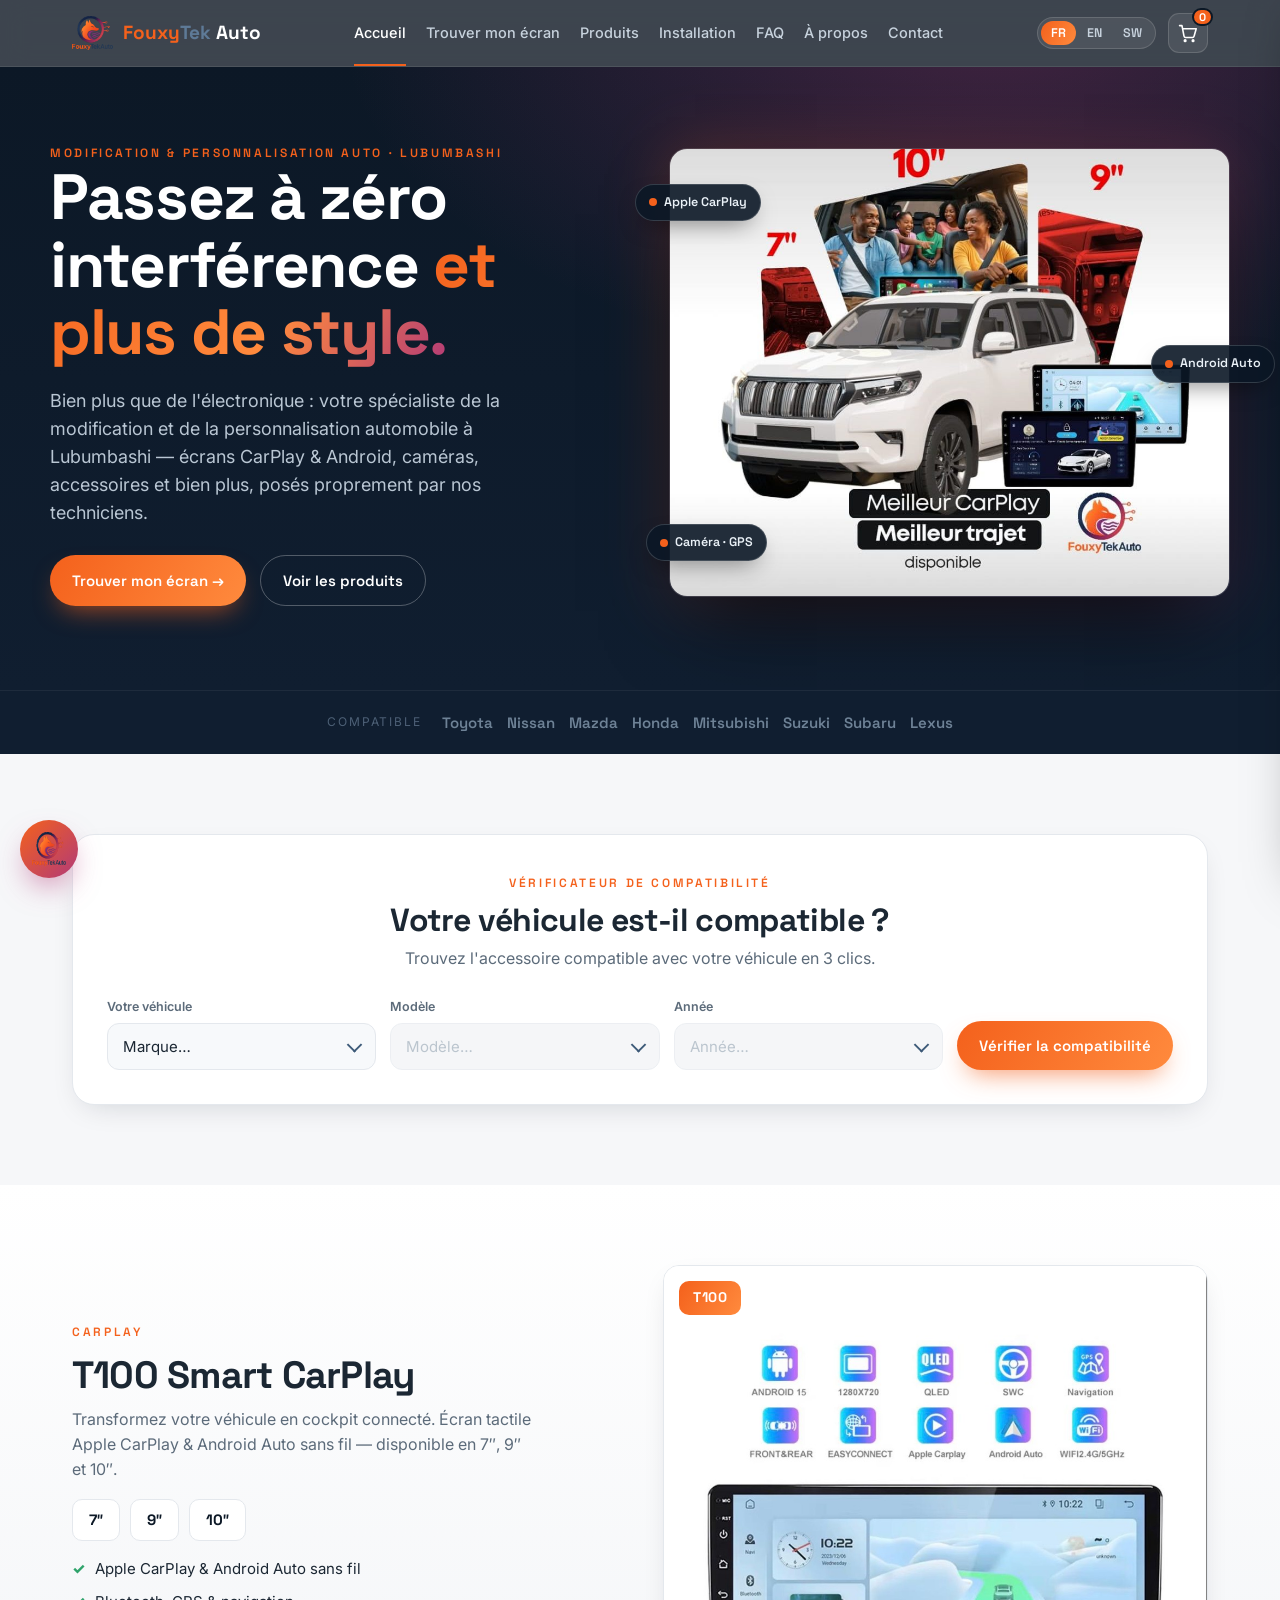
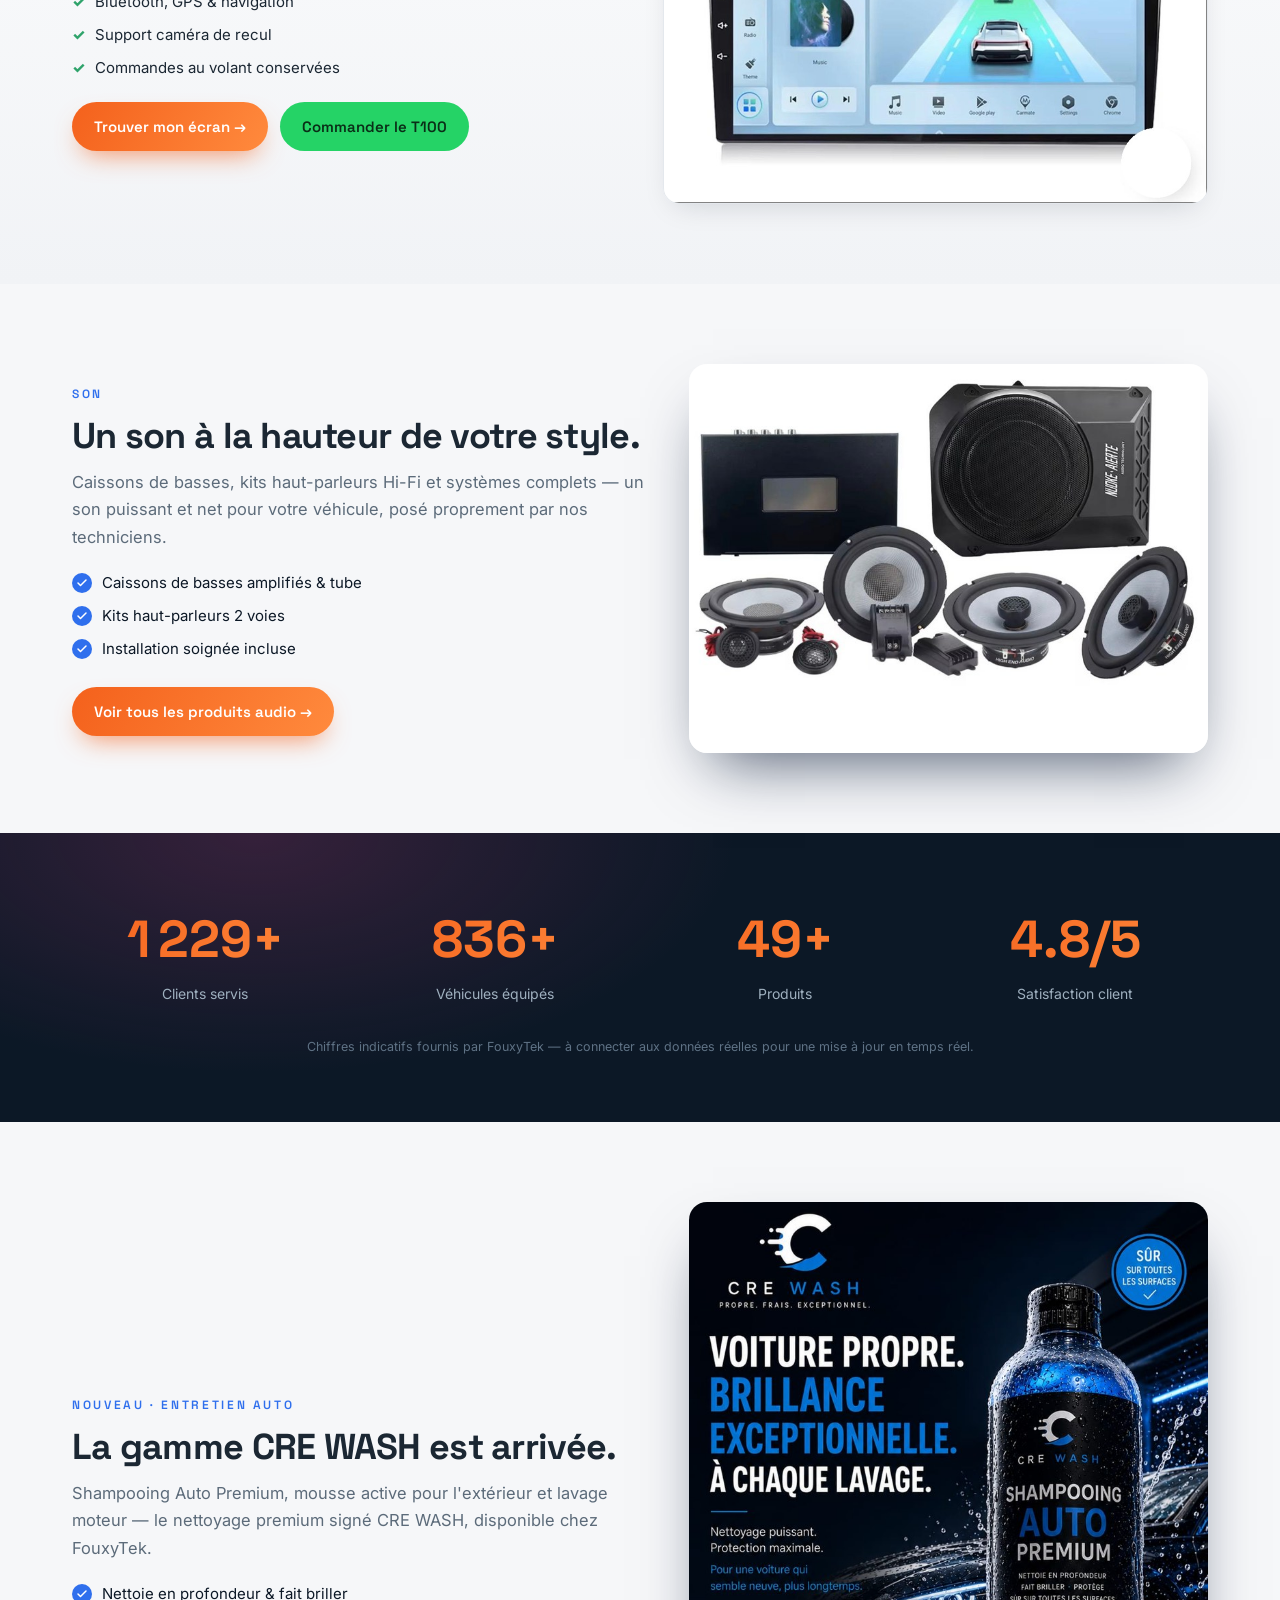
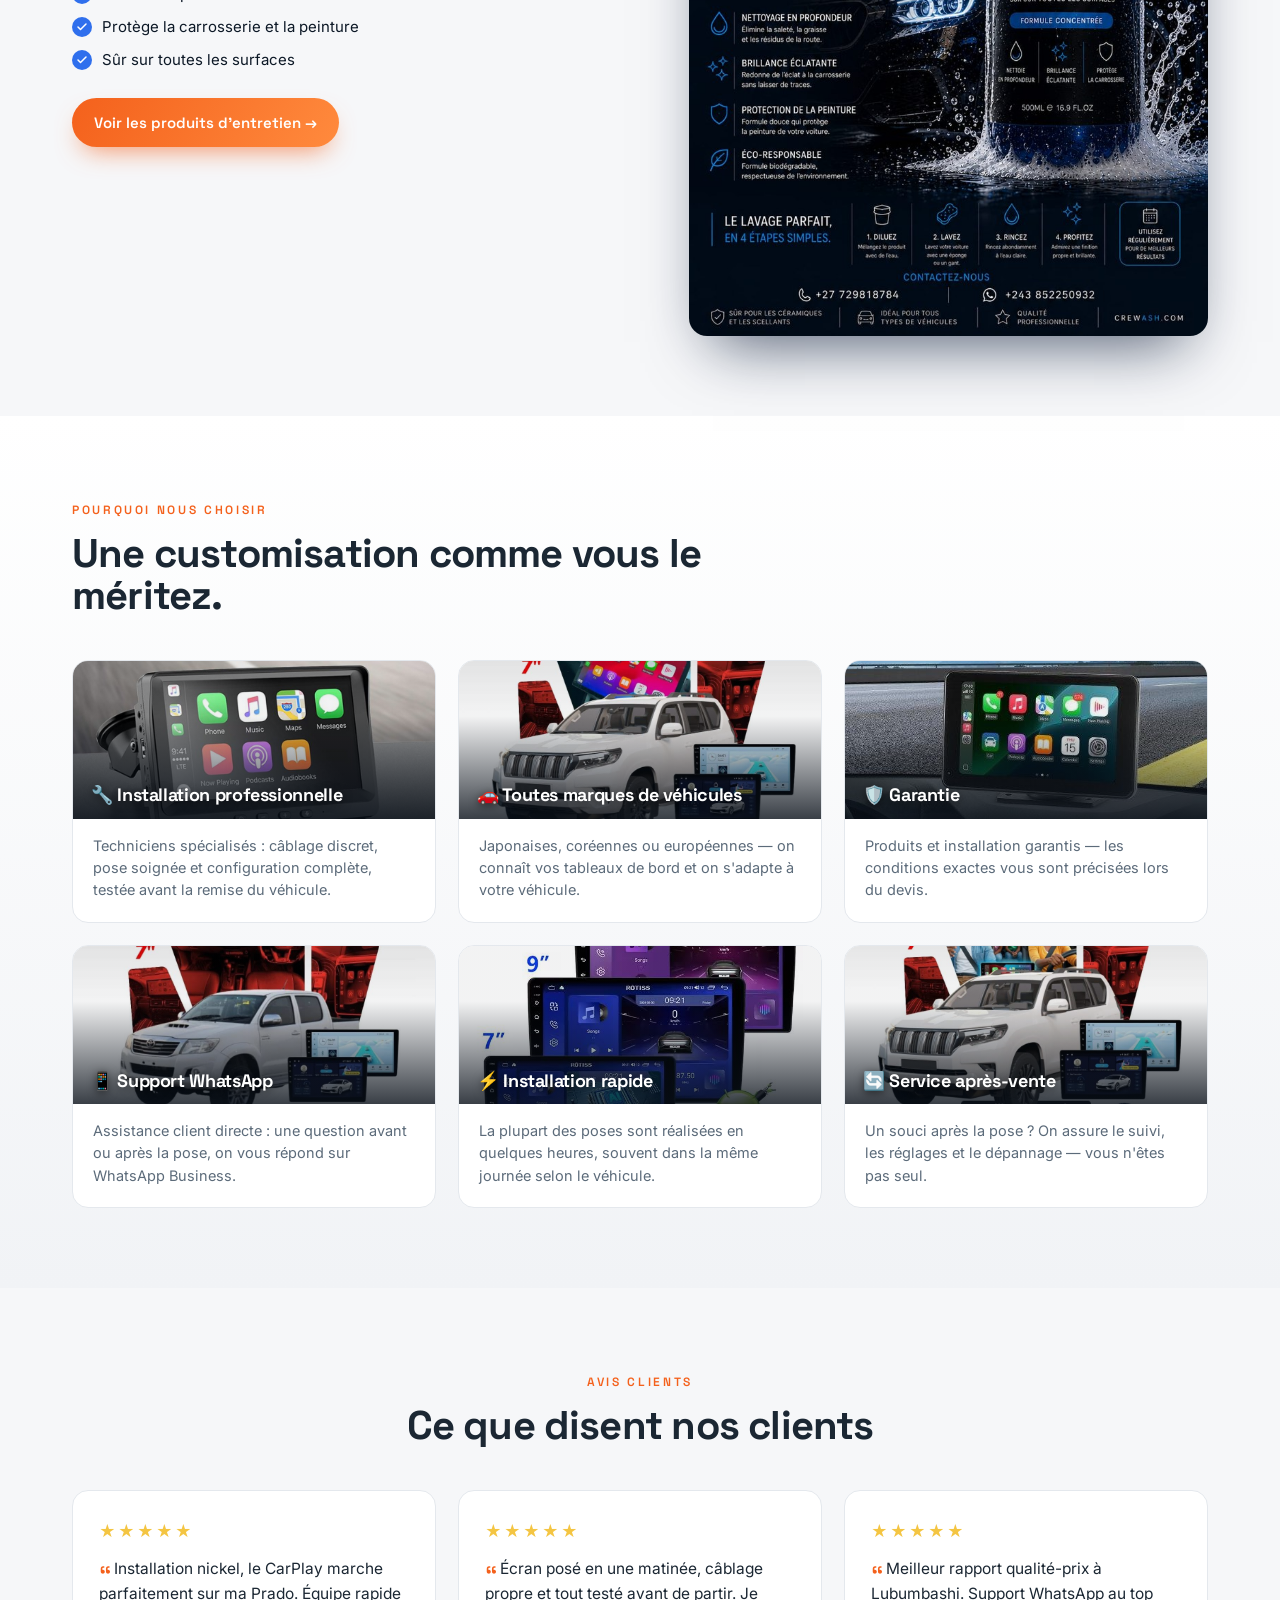
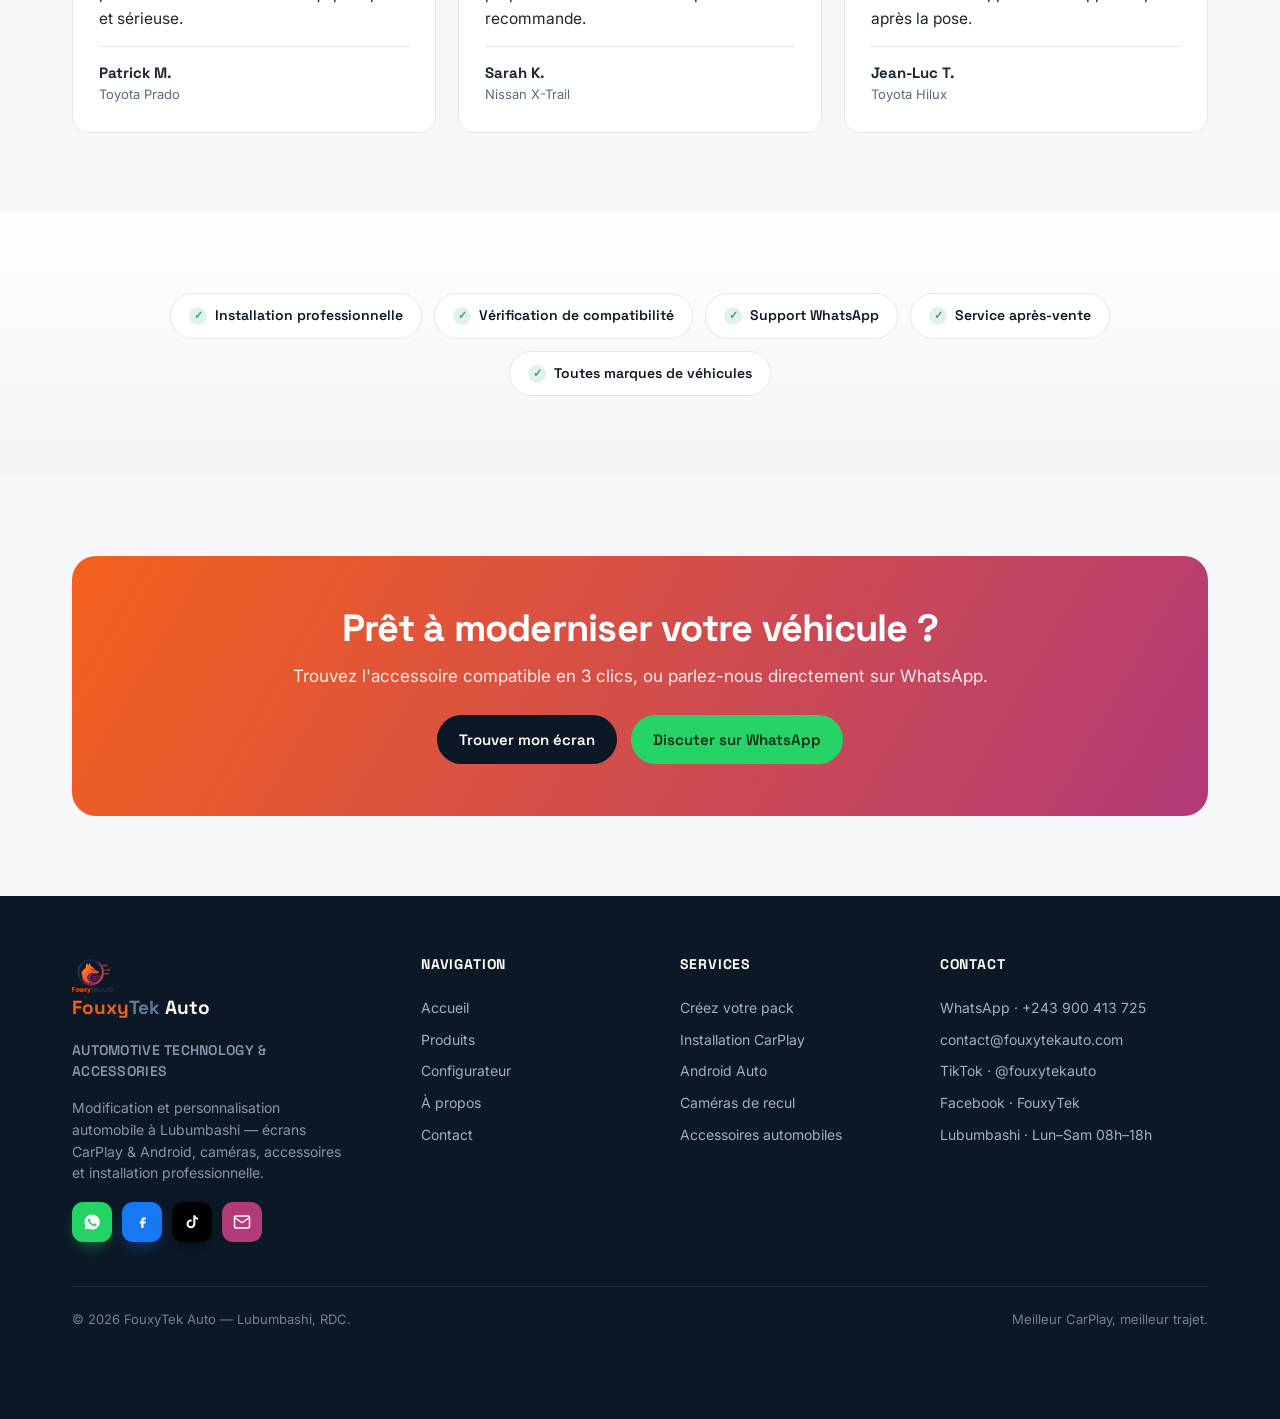
<file: index.html>
<!DOCTYPE html>
<html lang="fr">
<head>
<meta charset="UTF-8"><meta name="viewport" content="width=device-width, initial-scale=1.0">
<title>FouxyTek Auto — Écrans CarPlay & Android · Lubumbashi</title>
<meta name="description" content="Modification et personnalisation automobile à Lubumbashi : écrans CarPlay & Android, caméras, GPS et accessoires. Installation professionnelle dès 20 $.">
<link rel="preconnect" href="https://fonts.googleapis.com"><link rel="preconnect" href="https://fonts.gstatic.com" crossorigin>
<link href="https://fonts.googleapis.com/css2?family=Space+Grotesk:wght@400;500;600;700&family=Inter:wght@400;500;600;700&display=swap" rel="stylesheet">
<link rel="stylesheet" href="assets/style.css">
<link rel="canonical" href="https://www.fouxytekauto.com/">
<link rel="icon" type="image/png" sizes="32x32" href="assets/img/favicon-32.png">
<link rel="icon" href="favicon.ico" sizes="any">
<link rel="apple-touch-icon" href="assets/img/apple-touch-icon.png">
<meta name="theme-color" content="#0C1826">
<meta property="og:type" content="website">
<meta property="og:site_name" content="FouxyTek Auto">
<meta property="og:locale" content="fr_FR">
<meta property="og:title" content="FouxyTek Auto — Écrans CarPlay & Android · Lubumbashi">
<meta property="og:description" content="Modification et personnalisation automobile à Lubumbashi : écrans CarPlay & Android, caméras, GPS et accessoires. Installation professionnelle dès 20 $.">
<meta property="og:url" content="https://www.fouxytekauto.com/">
<meta property="og:image" content="https://www.fouxytekauto.com/assets/img/og-image.jpg">
<meta property="og:image:width" content="1200">
<meta property="og:image:height" content="630">
<meta name="twitter:card" content="summary_large_image">
<meta name="twitter:title" content="FouxyTek Auto — Écrans CarPlay & Android · Lubumbashi">
<meta name="twitter:description" content="Modification et personnalisation automobile à Lubumbashi : écrans CarPlay & Android, caméras, GPS et accessoires. Installation professionnelle dès 20 $.">
<meta name="twitter:image" content="https://www.fouxytekauto.com/assets/img/og-image.jpg">
<script type="application/ld+json">
{
  "@context": "https://schema.org",
  "@type": "AutoRepair",
  "name": "FouxyTek Auto",
  "description": "Modification et personnalisation automobile à Lubumbashi : écrans CarPlay & Android, caméras de recul, GPS et accessoires, avec installation professionnelle.",
  "url": "https://www.fouxytekauto.com/",
  "logo": "https://www.fouxytekauto.com/assets/img/favicon-512.png",
  "image": "https://www.fouxytekauto.com/assets/img/og-image.jpg",
  "telephone": "+243900413725",
  "email": "contact@fouxytekauto.com",
  "priceRange": "$$",
  "address": {
    "@type": "PostalAddress",
    "addressLocality": "Lubumbashi",
    "addressRegion": "Haut-Katanga",
    "addressCountry": "CD"
  },
  "geo": { "@type": "GeoCoordinates", "latitude": -11.6647, "longitude": 27.4794 },
  "areaServed": "Lubumbashi, Haut-Katanga, RDC",
  "openingHoursSpecification": [{
    "@type": "OpeningHoursSpecification",
    "dayOfWeek": ["Monday","Tuesday","Wednesday","Thursday","Friday","Saturday"],
    "opens": "08:00", "closes": "18:00"
  }],
  "sameAs": [
    "https://web.facebook.com/profile.php?id=61580159690085",
    "https://www.tiktok.com/@fouxytekauto"
  ]
}
</script>
</head>
<body data-page="index">
<header class="hdr" id="site-header"></header>

<section class="hero">
  <div class="wrap hero__in">
    <div>
      <span class="eyebrow">Modification & personnalisation auto · Lubumbashi</span>
      <h1>Passez à zéro interférence <span class="accent">et plus de style.</span></h1>
      <p class="hero__sub">Bien plus que de l'électronique : votre spécialiste de la modification et de la personnalisation automobile à Lubumbashi — écrans CarPlay &amp; Android, caméras, accessoires et bien plus, posés proprement par nos techniciens.</p>
      <div class="hero__actions">
        <a href="configurateur.html" class="btn btn--primary">Trouver mon écran →</a>
        <a href="produits.html" class="btn btn--ghost">Voir les produits</a>
      </div>
    </div>
    <div class="hero__media">
      <div class="glow"></div>
      <img src="assets/img/hero.jpg" alt="Intérieur de véhicule équipé CarPlay par FouxyTek">
      <div class="chip chip--1"><i></i>Apple CarPlay</div>
      <div class="chip chip--2"><i></i>Android Auto</div>
      <div class="chip chip--3"><i></i>Caméra · GPS</div>
    </div>
  </div>
</section>

<div class="marques"><div class="wrap marques__in">
  <small>Compatible</small>
  <span>Toyota</span><span>Nissan</span><span>Mazda</span><span>Honda</span>
  <span>Mitsubishi</span><span>Suzuki</span><span>Subaru</span><span>Lexus</span>
</div></div>

<section class="section"><div class="wrap">
  <div class="checker reveal">
    <div class="checker__head">
      <span class="eyebrow">Vérificateur de compatibilité</span>
      <h2>Votre véhicule est-il compatible ?</h2>
      <p>Trouvez l'accessoire compatible avec votre véhicule en 3 clics.</p>
    </div>
    <div class="checker__form">
      <div class="checker__field"><label>Votre véhicule</label><div class="select"><select id="ckBrand"><option value="">Marque…</option></select></div></div>
      <div class="checker__field"><label>Modèle</label><div class="select"><select id="ckModel" disabled><option value="">Modèle…</option></select></div></div>
      <div class="checker__field"><label>Année</label><div class="select"><select id="ckYear" disabled><option value="">Année…</option></select></div></div>
      <button class="btn btn--primary" id="ckBtn">Vérifier la compatibilité</button>
    </div>
    <div class="checker__result" id="ckResult"></div>
  </div>
</div></section>

<section class="section section--tint"><div class="wrap">
  <div class="t100">
    <div class="t100__body reveal">
      <span class="eyebrow">CarPlay</span>
      <h2>T100 Smart CarPlay</h2>
      <p>Transformez votre véhicule en cockpit connecté. Écran tactile Apple CarPlay &amp; Android Auto sans fil — disponible en 7″, 9″ et 10″.</p>
      <div class="t100__sizes"><span>7″</span><span>9″</span><span>10″</span></div>
      <ul class="ticks t100__feats">
        <li>Apple CarPlay &amp; Android Auto sans fil</li>
        <li>Bluetooth, GPS &amp; navigation</li>
        <li>Support caméra de recul</li>
        <li>Commandes au volant conservées</li>
      </ul>
      <div class="t100__btns">
        <a href="configurateur.html" class="btn btn--primary">Trouver mon écran →</a>
        <a href="https://wa.me/243900413725" id="t100Order" target="_blank" rel="noopener" class="btn btn--wa">Commander le T100</a>
      </div>
    </div>
    <div class="t100__media reveal">
      <img src="assets/img/t100-android15.jpg" alt="T100 Smart CarPlay — Android 15, écran QLED, CarPlay, Android Auto, GPS">
      <div class="t100__badge">T100</div>
    </div>
  </div>
</div></section>

<section class="section"><div class="wrap">
  <div class="crewash">
    <div class="crewash__txt reveal">
      <span class="eyebrow">Son</span>
      <h2>Un son à la hauteur de votre style.</h2>
      <p>Caissons de basses, kits haut-parleurs Hi-Fi et systèmes complets — un son puissant et net pour votre véhicule, posé proprement par nos techniciens.</p>
      <ul class="crewash__pts">
        <li>Caissons de basses amplifiés &amp; tube</li>
        <li>Kits haut-parleurs 2 voies</li>
        <li>Installation soignée incluse</li>
      </ul>
      <a href="produits.html" class="btn btn--primary">Voir tous les produits audio →</a>
    </div>
    <div class="crewash__img reveal">
      <img src="assets/img/audio-kit-hifi.jpg" alt="Systèmes audio FouxyTek — caissons de basses et haut-parleurs Hi-Fi" loading="lazy">
    </div>
  </div>
</div></section>

<section class="band"><div class="wrap">
  <div class="band__grid">
    <div><div class="band__num" data-count="1250" data-suffix="+">0</div><div class="band__lab">Clients servis</div></div>
    <div><div class="band__num" data-count="850" data-suffix="+">0</div><div class="band__lab">Véhicules équipés</div></div>
    <div><div class="band__num" data-count="50" data-suffix="+">0</div><div class="band__lab">Produits</div></div>
    <div><div class="band__num" data-count="4.9" data-decimals="1" data-suffix="/5">0</div><div class="band__lab">Satisfaction client</div></div>
  </div>
  <p class="band__note">Chiffres indicatifs fournis par FouxyTek — à connecter aux données réelles pour une mise à jour en temps réel.</p>
</div></section>

<section class="section"><div class="wrap">
  <div class="crewash">
    <div class="crewash__txt reveal">
      <span class="eyebrow">Nouveau · Entretien auto</span>
      <h2>La gamme CRE WASH est arrivée.</h2>
      <p>Shampooing Auto Premium, mousse active pour l'extérieur et lavage moteur — le nettoyage premium signé CRE WASH, disponible chez FouxyTek.</p>
      <ul class="crewash__pts">
        <li>Nettoie en profondeur &amp; fait briller</li>
        <li>Protège la carrosserie et la peinture</li>
        <li>Sûr sur toutes les surfaces</li>
      </ul>
      <a href="produits.html" class="btn btn--primary">Voir les produits d'entretien →</a>
    </div>
    <div class="crewash__img reveal">
      <img src="assets/img/crewash-poster.jpg" alt="CRE WASH Shampooing Auto Premium — voiture propre, brillance exceptionnelle" loading="lazy">
    </div>
  </div>
</div></section>

<section class="section section--tint">
  <div class="wrap">
    <div class="section__head reveal"><span class="eyebrow">Pourquoi nous choisir</span><h2>Une customisation comme vous le méritez.</h2></div>
    <div class="why-grid">
      <div class="why reveal"><div class="why__img"><img src="assets/img/t100-hero.jpg" alt="Installation CarPlay professionnelle"><h3>🔧 Installation professionnelle</h3></div><div class="why__body"><p>Techniciens spécialisés : câblage discret, pose soignée et configuration complète, testée avant la remise du véhicule.</p></div></div>
      <div class="why reveal"><div class="why__img"><img src="assets/img/veh-prado.jpg" alt="Véhicules de toutes marques"><h3>🚗 Toutes marques de véhicules</h3></div><div class="why__body"><p>Japonaises, coréennes ou européennes — on connaît vos tableaux de bord et on s'adapte à votre véhicule.</p></div></div>
      <div class="why reveal"><div class="why__img"><img src="assets/img/prod-carplay.jpg" alt="Produits garantis"><h3>🛡️ Garantie</h3></div><div class="why__body"><p>Produits et installation garantis — les conditions exactes vous sont précisées lors du devis.</p></div></div>
      <div class="why reveal"><div class="why__img"><img src="assets/img/veh-hilux.jpg" alt="Support WhatsApp"><h3>📱 Support WhatsApp</h3></div><div class="why__body"><p>Assistance client directe : une question avant ou après la pose, on vous répond sur WhatsApp Business.</p></div></div>
      <div class="why reveal"><div class="why__img"><img src="assets/img/screens.jpg" alt="Installation rapide"><h3>⚡ Installation rapide</h3></div><div class="why__body"><p>La plupart des poses sont réalisées en quelques heures, souvent dans la même journée selon le véhicule.</p></div></div>
      <div class="why reveal"><div class="why__img"><img src="assets/img/hero.jpg" alt="Service après-vente"><h3>🔄 Service après-vente</h3></div><div class="why__body"><p>Un souci après la pose ? On assure le suivi, les réglages et le dépannage — vous n'êtes pas seul.</p></div></div>
    </div>
  </div>
</section>

<section class="section"><div class="wrap">
  <div class="section__head reveal" style="text-align:center;margin-left:auto;margin-right:auto">
    <span class="eyebrow">Avis clients</span>
    <h2>Ce que disent nos clients</h2>
  </div>
  <div class="testi-grid">
    <figure class="testi reveal">
      <div class="testi__stars">★★★★★</div>
      <blockquote>Installation nickel, le CarPlay marche parfaitement sur ma Prado. Équipe rapide et sérieuse.</blockquote>
      <figcaption><b>Patrick M.</b><span>Toyota Prado</span></figcaption>
    </figure>
    <figure class="testi reveal">
      <div class="testi__stars">★★★★★</div>
      <blockquote>Écran posé en une matinée, câblage propre et tout testé avant de partir. Je recommande.</blockquote>
      <figcaption><b>Sarah K.</b><span>Nissan X-Trail</span></figcaption>
    </figure>
    <figure class="testi reveal">
      <div class="testi__stars">★★★★★</div>
      <blockquote>Meilleur rapport qualité-prix à Lubumbashi. Support WhatsApp au top après la pose.</blockquote>
      <figcaption><b>Jean-Luc T.</b><span>Toyota Hilux</span></figcaption>
    </figure>
  </div>
</div></section>

<section class="section section--tint"><div class="wrap">
  <div class="trust reveal">
    <span>Installation professionnelle</span>
    <span>Vérification de compatibilité</span>
    <span>Support WhatsApp</span>
    <span>Service après-vente</span>
    <span>Toutes marques de véhicules</span>
  </div>
</div></section>

<section class="section"><div class="wrap">
  <div class="cta reveal">
    <h2>Prêt à moderniser votre véhicule ?</h2>
    <p>Trouvez l'accessoire compatible en 3 clics, ou parlez-nous directement sur WhatsApp.</p>
    <div style="display:flex;gap:14px;justify-content:center;flex-wrap:wrap">
      <a href="configurateur.html" class="btn btn--dark">Trouver mon écran</a>
      <a href="https://wa.me/243900413725" target="_blank" rel="noopener" class="btn btn--wa">Discuter sur WhatsApp</a>
    </div>
  </div>
</div></section>

<footer class="foot" id="site-footer"></footer>
<script src="assets/app.js"></script>
</body>
</html>
</file>
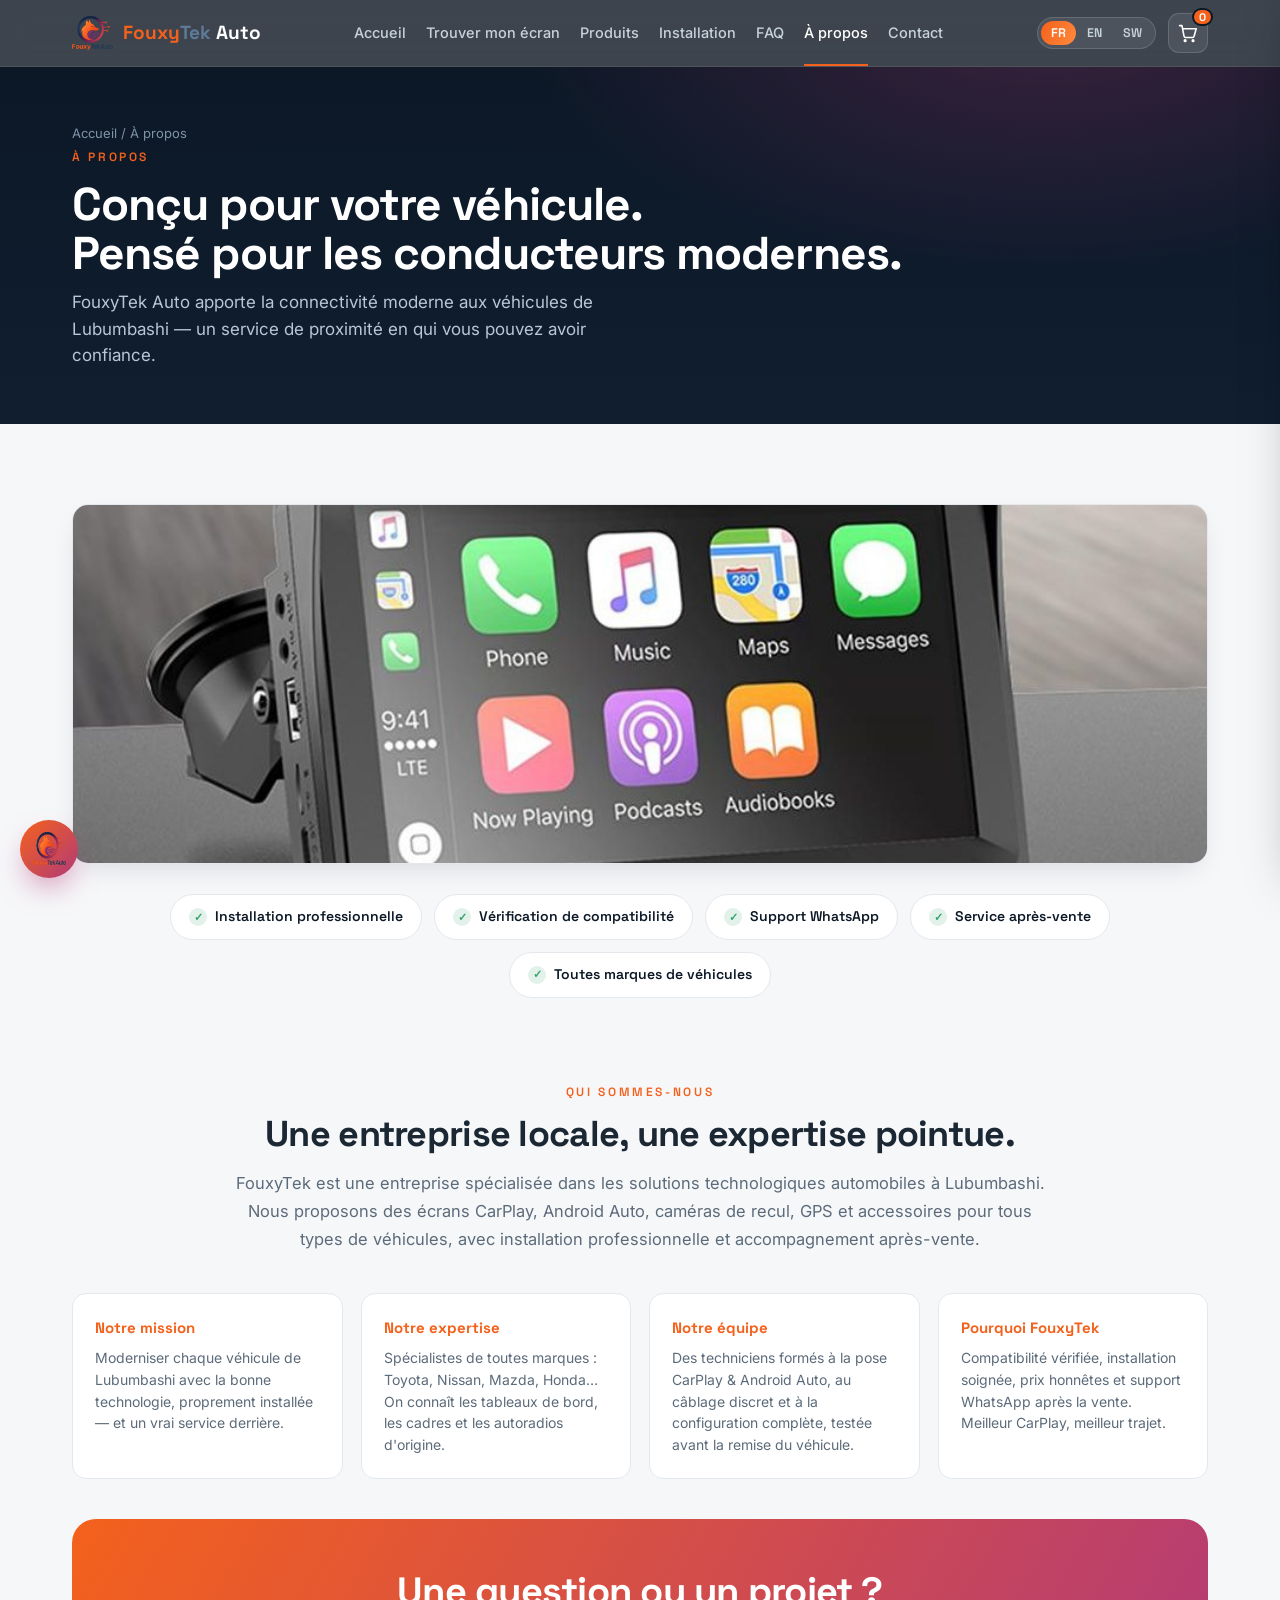
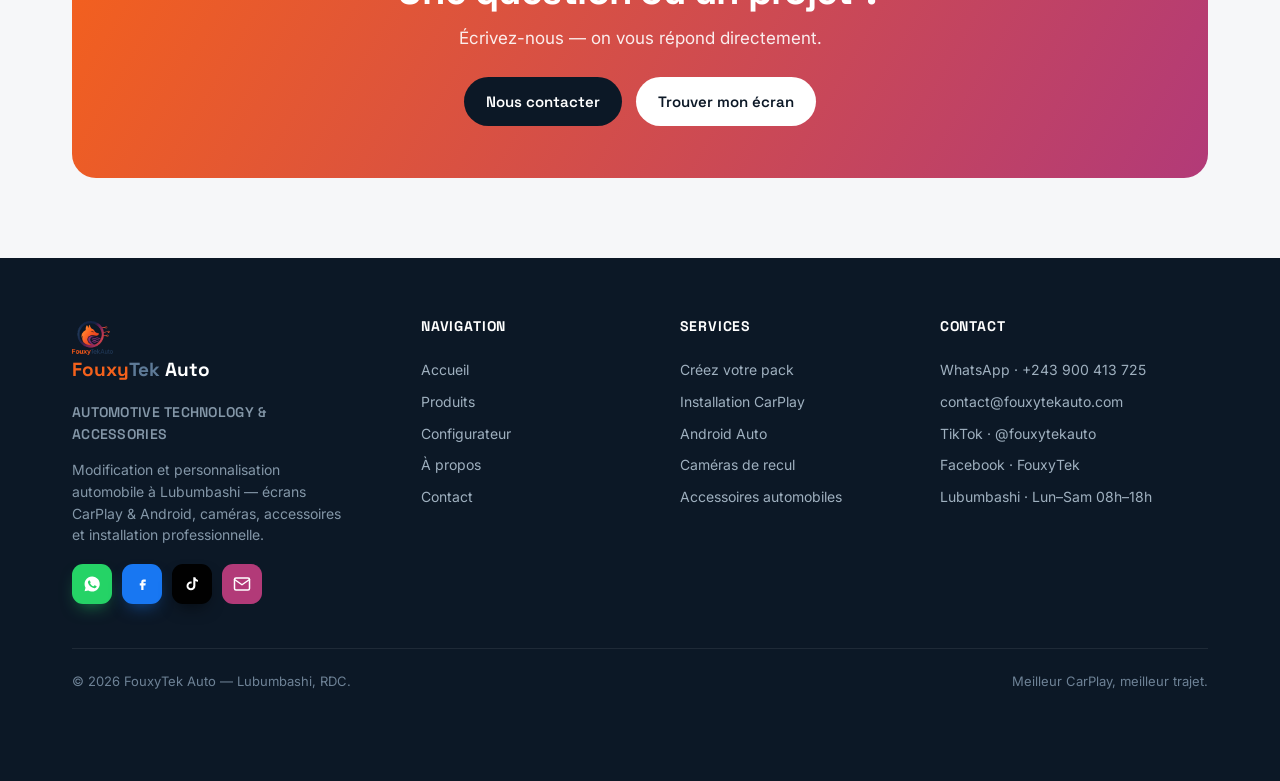
<file: apropos.html>
<!DOCTYPE html>
<html lang="fr">
<head>
<meta charset="UTF-8"><meta name="viewport" content="width=device-width, initial-scale=1.0">
<title>À propos — FouxyTek Auto · Lubumbashi</title>
<meta name="description" content="FouxyTek : spécialiste de la modification et personnalisation automobile à Lubumbashi. Notre mission, expertise et équipe.">
<link rel="preconnect" href="https://fonts.googleapis.com"><link rel="preconnect" href="https://fonts.gstatic.com" crossorigin>
<link href="https://fonts.googleapis.com/css2?family=Space+Grotesk:wght@400;500;600;700&family=Inter:wght@400;500;600;700&display=swap" rel="stylesheet">
<link rel="stylesheet" href="assets/style.css">
<link rel="canonical" href="https://www.fouxytekauto.com/apropos.html">
<link rel="icon" type="image/png" sizes="32x32" href="assets/img/favicon-32.png">
<link rel="icon" href="favicon.ico" sizes="any">
<link rel="apple-touch-icon" href="assets/img/apple-touch-icon.png">
<meta name="theme-color" content="#0C1826">
<meta property="og:type" content="website">
<meta property="og:site_name" content="FouxyTek Auto">
<meta property="og:locale" content="fr_FR">
<meta property="og:title" content="À propos — FouxyTek Auto · Lubumbashi">
<meta property="og:description" content="FouxyTek : spécialiste de la modification et personnalisation automobile à Lubumbashi. Notre mission, expertise et équipe.">
<meta property="og:url" content="https://www.fouxytekauto.com/apropos.html">
<meta property="og:image" content="https://www.fouxytekauto.com/assets/img/og-image.jpg">
<meta property="og:image:width" content="1200">
<meta property="og:image:height" content="630">
<meta name="twitter:card" content="summary_large_image">
<meta name="twitter:title" content="À propos — FouxyTek Auto · Lubumbashi">
<meta name="twitter:description" content="FouxyTek : spécialiste de la modification et personnalisation automobile à Lubumbashi. Notre mission, expertise et équipe.">
<meta name="twitter:image" content="https://www.fouxytekauto.com/assets/img/og-image.jpg">
</head>
<body data-page="apropos">
<header class="hdr" id="site-header"></header>

<section class="pbanner"><div class="wrap">
  <div class="crumb"><a href="index.html">Accueil</a> / À propos</div>
  <span class="eyebrow">À propos</span>
  <h1>Conçu pour votre véhicule.<br>Pensé pour les conducteurs modernes.</h1>
  <p>FouxyTek Auto apporte la connectivité moderne aux véhicules de Lubumbashi — un service de proximité en qui vous pouvez avoir confiance.</p>
</div></section>

<section class="section" style="padding-bottom:0"><div class="wrap">
  <img src="assets/img/t100-hero.jpg" alt="Véhicule équipé du T100 CarPlay" class="about__hero reveal">
  <div class="trust reveal" style="margin-top:30px">
    <span>Installation professionnelle</span>
    <span>Vérification de compatibilité</span>
    <span>Support WhatsApp</span>
    <span>Service après-vente</span>
    <span>Toutes marques de véhicules</span>
  </div>
</div></section>

<section class="section"><div class="wrap">
  <div class="reveal" style="max-width:820px;margin:0 auto;text-align:center">
    <span class="eyebrow">Qui sommes-nous</span>
    <h2 style="font-size:clamp(26px,4vw,36px);margin:12px 0 16px">Une entreprise locale, une expertise pointue.</h2>
    <p style="color:var(--mut);font-size:16.5px;line-height:1.7">FouxyTek est une entreprise spécialisée dans les solutions technologiques automobiles à Lubumbashi. Nous proposons des écrans CarPlay, Android Auto, caméras de recul, GPS et accessoires pour tous types de véhicules, avec installation professionnelle et accompagnement après-vente.</p>
  </div>
  <div class="about__vals4 reveal">
    <div class="aval"><h4>Notre mission</h4><p>Moderniser chaque véhicule de Lubumbashi avec la bonne technologie, proprement installée — et un vrai service derrière.</p></div>
    <div class="aval"><h4>Notre expertise</h4><p>Spécialistes de toutes marques : Toyota, Nissan, Mazda, Honda… On connaît les tableaux de bord, les cadres et les autoradios d'origine.</p></div>
    <div class="aval"><h4>Notre équipe</h4><p>Des techniciens formés à la pose CarPlay & Android Auto, au câblage discret et à la configuration complète, testée avant la remise du véhicule.</p></div>
    <div class="aval"><h4>Pourquoi FouxyTek</h4><p>Compatibilité vérifiée, installation soignée, prix honnêtes et support WhatsApp après la vente. Meilleur CarPlay, meilleur trajet.</p></div>
  </div>
  <div class="cta reveal" style="margin-top:40px">
    <h2>Une question ou un projet ?</h2>
    <p>Écrivez-nous — on vous répond directement.</p>
    <div style="display:flex;gap:14px;justify-content:center;flex-wrap:wrap">
      <a href="contact.html" class="btn btn--dark">Nous contacter</a>
      <a href="configurateur.html" class="btn btn--wa" style="background:#fff;color:var(--ink)">Trouver mon écran</a>
    </div>
  </div>
</div></section>

<footer class="foot" id="site-footer"></footer>
<script src="assets/app.js"></script>
</body>
</html>
</file>
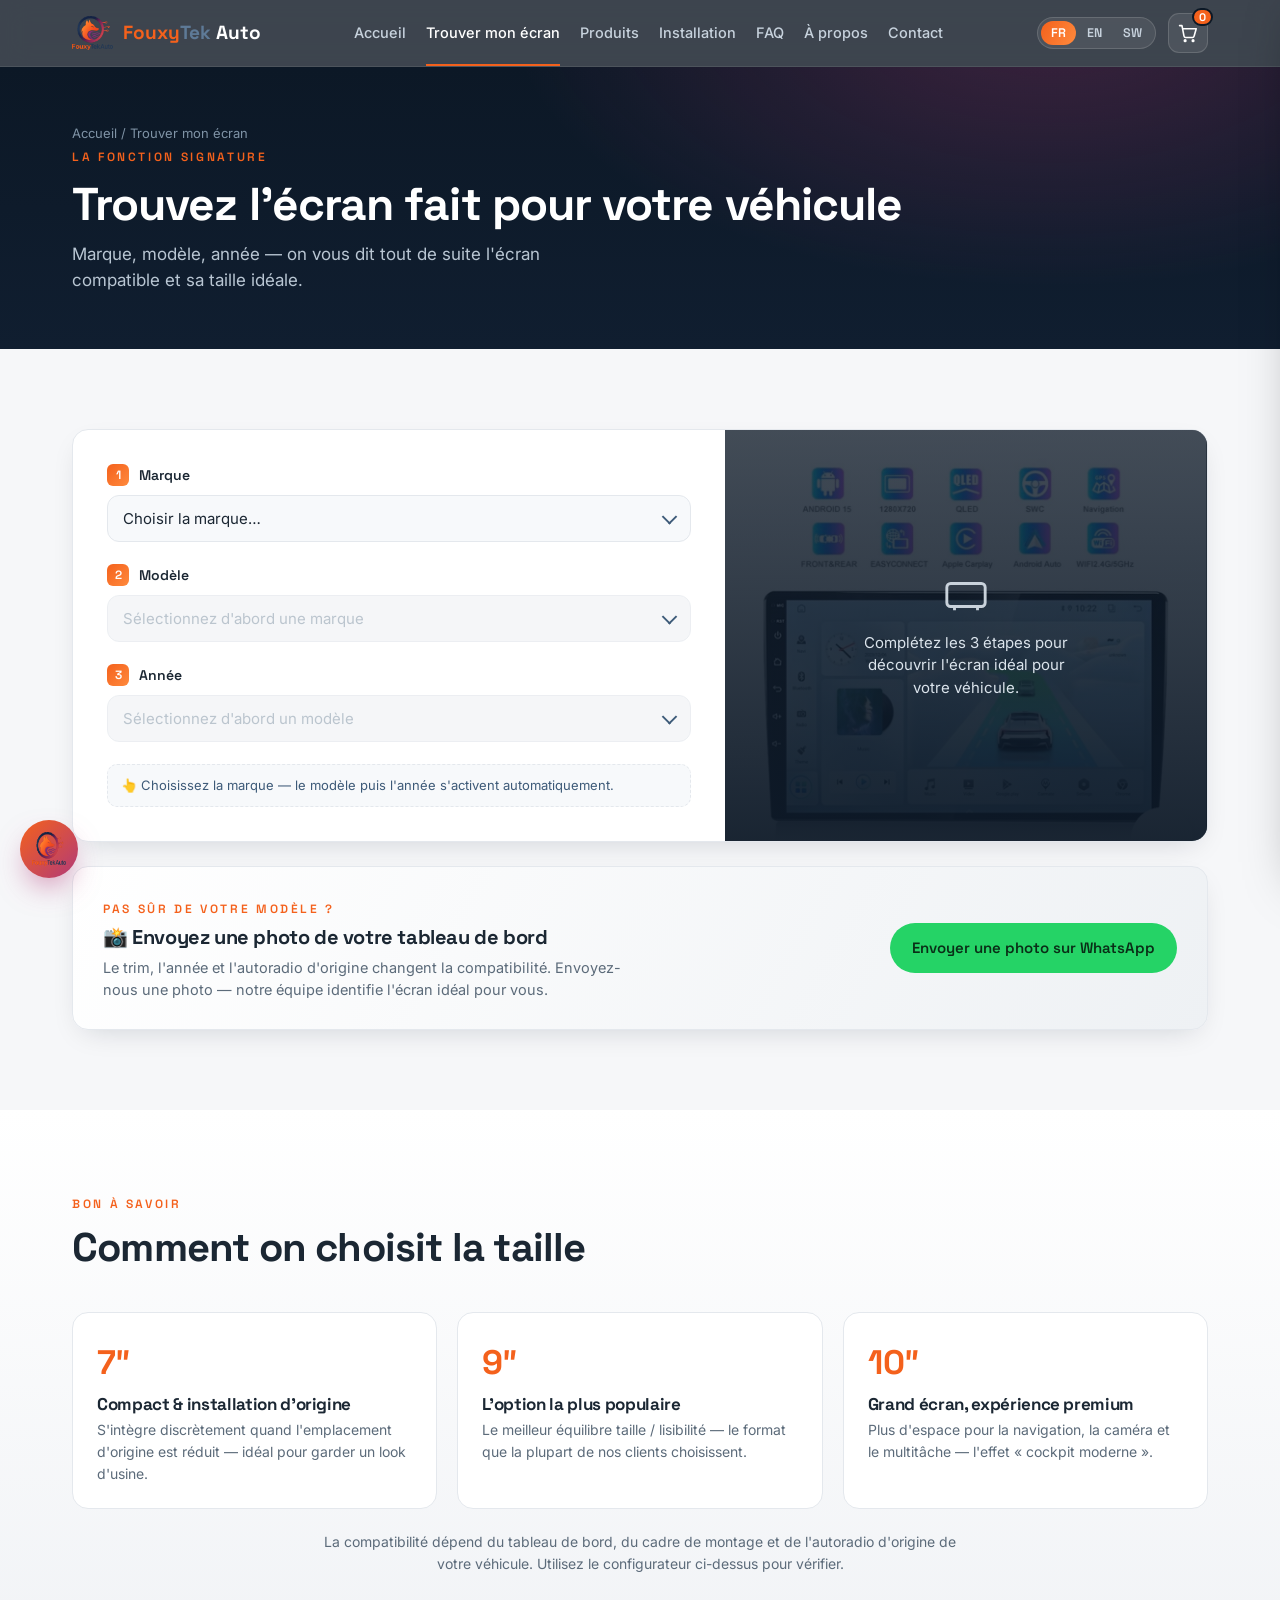
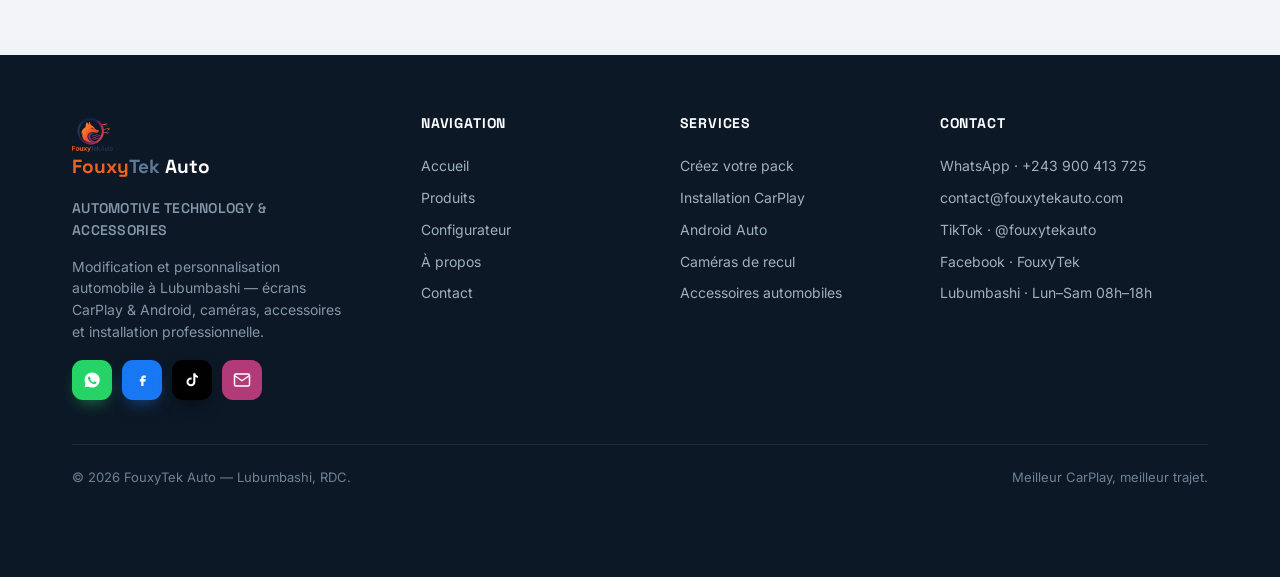
<file: configurateur.html>
<!DOCTYPE html>
<html lang="fr">
<head>
<meta charset="UTF-8"><meta name="viewport" content="width=device-width, initial-scale=1.0">
<title>Trouver mon écran — FouxyTek Auto</title>
<meta name="description" content="Trouvez en 3 clics l'écran CarPlay/Android compatible avec votre véhicule. Marque, modèle, année.">
<link rel="preconnect" href="https://fonts.googleapis.com"><link rel="preconnect" href="https://fonts.gstatic.com" crossorigin>
<link href="https://fonts.googleapis.com/css2?family=Space+Grotesk:wght@400;500;600;700&family=Inter:wght@400;500;600;700&display=swap" rel="stylesheet">
<link rel="stylesheet" href="assets/style.css">
<link rel="canonical" href="https://www.fouxytekauto.com/configurateur.html">
<link rel="icon" type="image/png" sizes="32x32" href="assets/img/favicon-32.png">
<link rel="icon" href="favicon.ico" sizes="any">
<link rel="apple-touch-icon" href="assets/img/apple-touch-icon.png">
<meta name="theme-color" content="#0C1826">
<meta property="og:type" content="website">
<meta property="og:site_name" content="FouxyTek Auto">
<meta property="og:locale" content="fr_FR">
<meta property="og:title" content="Trouver mon écran — FouxyTek Auto">
<meta property="og:description" content="Trouvez en 3 clics l'écran CarPlay/Android compatible avec votre véhicule. Marque, modèle, année.">
<meta property="og:url" content="https://www.fouxytekauto.com/configurateur.html">
<meta property="og:image" content="https://www.fouxytekauto.com/assets/img/og-image.jpg">
<meta property="og:image:width" content="1200">
<meta property="og:image:height" content="630">
<meta name="twitter:card" content="summary_large_image">
<meta name="twitter:title" content="Trouver mon écran — FouxyTek Auto">
<meta name="twitter:description" content="Trouvez en 3 clics l'écran CarPlay/Android compatible avec votre véhicule. Marque, modèle, année.">
<meta name="twitter:image" content="https://www.fouxytekauto.com/assets/img/og-image.jpg">
</head>
<body data-page="configurateur">
<header class="hdr" id="site-header"></header>

<section class="pbanner"><div class="wrap">
  <div class="crumb"><a href="index.html">Accueil</a> / Trouver mon écran</div>
  <span class="eyebrow">La fonction signature</span>
  <h1>Trouvez l'écran fait pour votre véhicule</h1>
  <p>Marque, modèle, année — on vous dit tout de suite l'écran compatible et sa taille idéale.</p>
</div></section>

<section class="section"><div class="wrap">
  <div class="config">
    <div class="config__form">
      <div class="step"><div class="step__label"><span class="step__num">1</span> Marque</div>
        <div class="select"><select id="brand"><option value="">Choisir la marque…</option></select></div></div>
      <div class="step"><div class="step__label"><span class="step__num">2</span> Modèle</div>
        <div class="select"><select id="model" disabled><option value="">Sélectionnez d'abord une marque</option></select></div></div>
      <div class="step"><div class="step__label"><span class="step__num">3</span> Année</div>
        <div class="select"><select id="year" disabled><option value="">Sélectionnez d'abord un modèle</option></select></div></div>
      <p class="config__hint">👆 Choisissez la marque — le modèle puis l'année s'activent automatiquement.</p>
    </div>
    <div class="config__result" id="reco">
      <div class="config__idle"><img src="assets/img/t100-android15-config.jpg" alt="Écran CarPlay recommandé — Android 15, QLED, GPS"><div class="config__idle-txt"><svg width="46" height="46" viewBox="0 0 24 24" fill="none" stroke="currentColor" stroke-width="1.5"><rect x="2" y="6" width="20" height="12" rx="2"/><path d="M6 18v2M18 18v2"/></svg>Complétez les 3 étapes pour découvrir l'écran idéal pour votre véhicule.</div></div>
    </div>
  </div>

  <div class="photocta reveal" style="margin-top:24px">
    <div>
      <span class="eyebrow">Pas sûr de votre modèle ?</span>
      <h3>📸 Envoyez une photo de votre tableau de bord</h3>
      <p>Le trim, l'année et l'autoradio d'origine changent la compatibilité. Envoyez-nous une photo — notre équipe identifie l'écran idéal pour vous.</p>
    </div>
    <a class="btn btn--wa" href="https://wa.me/243900413725?text=Bonjour%20FouxyTek%20%F0%9F%91%8B%20Voici%20une%20photo%20de%20mon%20tableau%20de%20bord%2C%20quel%20%C3%A9cran%20me%20conseillez-vous%20%3F" target="_blank" rel="noopener">Envoyer une photo sur WhatsApp</a>
  </div>
</div></section>

<section class="section section--tint"><div class="wrap">
  <div class="section__head reveal"><span class="eyebrow">Bon à savoir</span><h2>Comment on choisit la taille</h2></div>
  <div class="steps3">
    <div class="stepbox reveal"><b>7″</b><h3>Compact &amp; installation d'origine</h3><p>S'intègre discrètement quand l'emplacement d'origine est réduit — idéal pour garder un look d'usine.</p></div>
    <div class="stepbox reveal"><b>9″</b><h3>L'option la plus populaire</h3><p>Le meilleur équilibre taille / lisibilité — le format que la plupart de nos clients choisissent.</p></div>
    <div class="stepbox reveal"><b>10″</b><h3>Grand écran, expérience premium</h3><p>Plus d'espace pour la navigation, la caméra et le multitâche — l'effet « cockpit moderne ».</p></div>
  </div>
  <p style="margin-top:22px;color:var(--mut);font-size:14px;text-align:center;max-width:640px;margin-left:auto;margin-right:auto">La compatibilité dépend du tableau de bord, du cadre de montage et de l'autoradio d'origine de votre véhicule. Utilisez le configurateur ci-dessus pour vérifier.</p>
</div></section>

<footer class="foot" id="site-footer"></footer>
<script src="assets/app.js"></script>
</body>
</html>
</file>
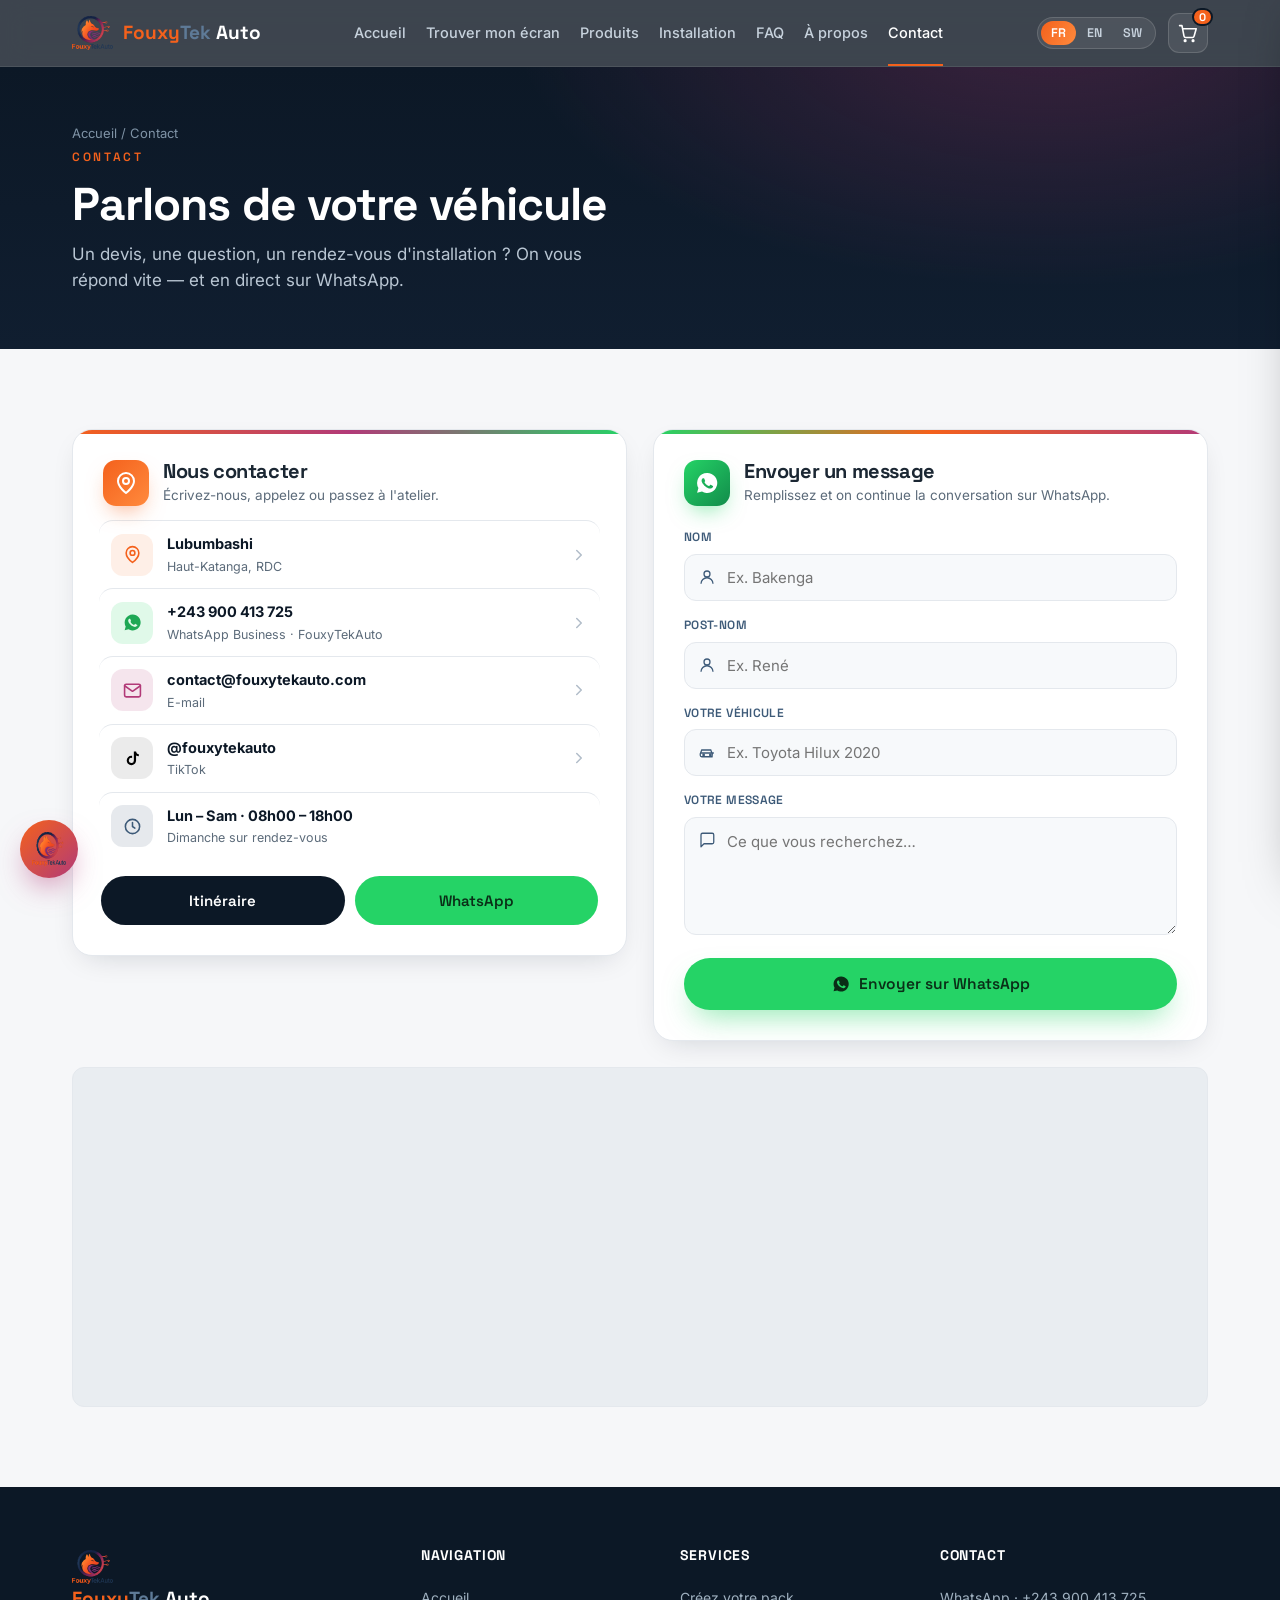
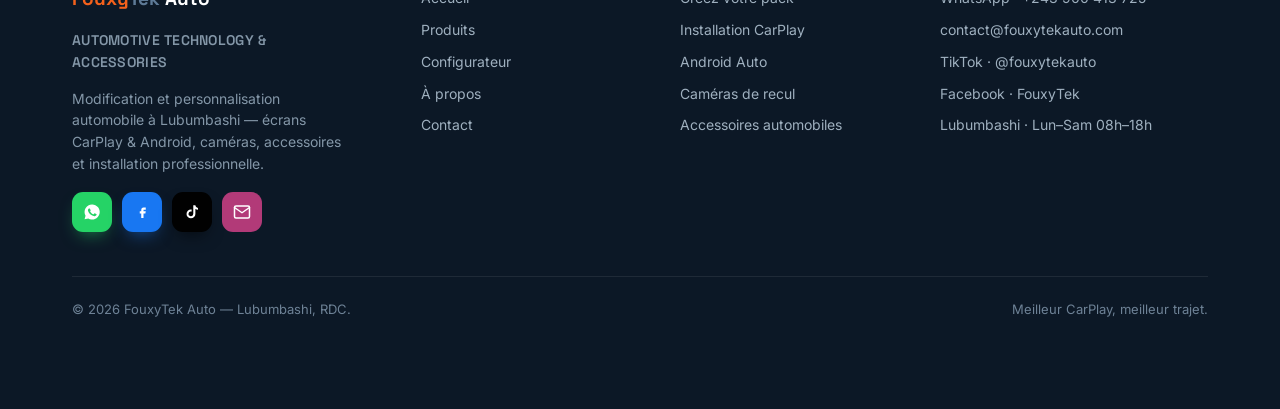
<file: contact.html>
<!DOCTYPE html>
<html lang="fr">
<head>
<meta charset="UTF-8"><meta name="viewport" content="width=device-width, initial-scale=1.0">
<title>Contact — FouxyTek Auto · Lubumbashi</title>
<meta name="description" content="Contactez FouxyTek Auto : WhatsApp, e-mail, adresse et horaires à Lubumbashi. Devis et rendez-vous d'installation.">
<link rel="preconnect" href="https://fonts.googleapis.com"><link rel="preconnect" href="https://fonts.gstatic.com" crossorigin>
<link href="https://fonts.googleapis.com/css2?family=Space+Grotesk:wght@400;500;600;700&family=Inter:wght@400;500;600;700&display=swap" rel="stylesheet">
<link rel="stylesheet" href="assets/style.css">
<link rel="canonical" href="https://www.fouxytekauto.com/contact.html">
<link rel="icon" type="image/png" sizes="32x32" href="assets/img/favicon-32.png">
<link rel="icon" href="favicon.ico" sizes="any">
<link rel="apple-touch-icon" href="assets/img/apple-touch-icon.png">
<meta name="theme-color" content="#0C1826">
<meta property="og:type" content="website">
<meta property="og:site_name" content="FouxyTek Auto">
<meta property="og:locale" content="fr_FR">
<meta property="og:title" content="Contact — FouxyTek Auto · Lubumbashi">
<meta property="og:description" content="Contactez FouxyTek Auto : WhatsApp, e-mail, adresse et horaires à Lubumbashi. Devis et rendez-vous d'installation.">
<meta property="og:url" content="https://www.fouxytekauto.com/contact.html">
<meta property="og:image" content="https://www.fouxytekauto.com/assets/img/og-image.jpg">
<meta property="og:image:width" content="1200">
<meta property="og:image:height" content="630">
<meta name="twitter:card" content="summary_large_image">
<meta name="twitter:title" content="Contact — FouxyTek Auto · Lubumbashi">
<meta name="twitter:description" content="Contactez FouxyTek Auto : WhatsApp, e-mail, adresse et horaires à Lubumbashi. Devis et rendez-vous d'installation.">
<meta name="twitter:image" content="https://www.fouxytekauto.com/assets/img/og-image.jpg">
<script type="application/ld+json">
{
  "@context": "https://schema.org",
  "@type": "AutoRepair",
  "name": "FouxyTek Auto",
  "description": "Modification et personnalisation automobile à Lubumbashi : écrans CarPlay & Android, caméras de recul, GPS et accessoires, avec installation professionnelle.",
  "url": "https://www.fouxytekauto.com/",
  "logo": "https://www.fouxytekauto.com/assets/img/favicon-512.png",
  "image": "https://www.fouxytekauto.com/assets/img/og-image.jpg",
  "telephone": "+243900413725",
  "email": "contact@fouxytekauto.com",
  "priceRange": "$$",
  "address": {
    "@type": "PostalAddress",
    "addressLocality": "Lubumbashi",
    "addressRegion": "Haut-Katanga",
    "addressCountry": "CD"
  },
  "geo": { "@type": "GeoCoordinates", "latitude": -11.6647, "longitude": 27.4794 },
  "areaServed": "Lubumbashi, Haut-Katanga, RDC",
  "openingHoursSpecification": [{
    "@type": "OpeningHoursSpecification",
    "dayOfWeek": ["Monday","Tuesday","Wednesday","Thursday","Friday","Saturday"],
    "opens": "08:00", "closes": "18:00"
  }],
  "sameAs": [
    "https://web.facebook.com/profile.php?id=61580159690085",
    "https://www.tiktok.com/@fouxytekauto"
  ]
}
</script>
</head>
<body data-page="contact">
<header class="hdr" id="site-header"></header>

<section class="pbanner"><div class="wrap">
  <div class="crumb"><a href="index.html">Accueil</a> / Contact</div>
  <span class="eyebrow">Contact</span>
  <h1>Parlons de votre véhicule</h1>
  <p>Un devis, une question, un rendez-vous d'installation ? On vous répond vite — et en direct sur WhatsApp.</p>
</div></section>

<section class="section"><div class="wrap contact-grid">
  <div class="infocard reveal" id="contact">
    <div class="infocard__head">
      <span class="infocard__badge"><svg viewBox="0 0 24 24" fill="none" stroke="currentColor" stroke-width="2" stroke-linecap="round" stroke-linejoin="round"><path d="M20 10c0 6-8 12-8 12s-8-6-8-12a8 8 0 0 1 16 0z"/><circle cx="12" cy="10" r="3"/></svg></span>
      <div><h3>Nous contacter</h3><p>Écrivez-nous, appelez ou passez à l'atelier.</p></div>
    </div>
    <a class="crow crow--pin" href="https://www.google.com/maps?q=Lubumbashi,+Haut-Katanga,+RDC" target="_blank" rel="noopener">
      <span class="crow__ic"><svg viewBox="0 0 24 24" fill="none" stroke="currentColor" stroke-width="2" stroke-linecap="round" stroke-linejoin="round"><path d="M20 10c0 6-8 12-8 12s-8-6-8-12a8 8 0 0 1 16 0z"/><circle cx="12" cy="10" r="3"/></svg></span>
      <span class="crow__txt"><b>Lubumbashi</b><span>Haut-Katanga, RDC</span></span>
      <svg class="crow__chev" width="18" height="18" viewBox="0 0 24 24" fill="none" stroke="currentColor" stroke-width="2" stroke-linecap="round" stroke-linejoin="round"><path d="m9 6 6 6-6 6"/></svg></a>
    <a class="crow crow--wa" href="https://wa.me/243900413725" target="_blank" rel="noopener">
      <span class="crow__ic"><svg viewBox="0 0 24 24" fill="currentColor"><path d="M12 2a10 10 0 0 0-8.6 15l-1.3 4.8 4.9-1.3A10 10 0 1 0 12 2Zm5.6 14.2c-.2.6-1.4 1.2-1.9 1.3-.5.1-1 .1-1.7-.1-.4-.1-.9-.3-1.6-.6-2.8-1.2-4.6-4-4.7-4.2-.1-.2-1.1-1.5-1.1-2.8s.7-2 .9-2.2c.2-.3.5-.3.7-.3h.5c.2 0 .4 0 .6.5l.8 1.9c.1.2.1.4 0 .5l-.4.5c-.2.2-.3.4-.1.7.2.3.8 1.3 1.7 2.1 1.2 1 2.1 1.4 2.4 1.5.2.1.4.1.6-.1l.8-1c.2-.2.4-.2.6-.1l1.8.9c.3.1.4.2.5.3.1.2.1.7-.1 1.3Z"/></svg></span>
      <span class="crow__txt"><b>+243 900 413 725</b><span>WhatsApp Business · FouxyTekAuto</span></span>
      <svg class="crow__chev" width="18" height="18" viewBox="0 0 24 24" fill="none" stroke="currentColor" stroke-width="2" stroke-linecap="round" stroke-linejoin="round"><path d="m9 6 6 6-6 6"/></svg></a>
    <a class="crow crow--mail" href="mailto:contact@fouxytekauto.com">
      <span class="crow__ic"><svg viewBox="0 0 24 24" fill="none" stroke="currentColor" stroke-width="2" stroke-linecap="round" stroke-linejoin="round"><rect x="2" y="4" width="20" height="16" rx="2"/><path d="m2 6 10 7 10-7"/></svg></span>
      <span class="crow__txt"><b>contact@fouxytekauto.com</b><span>E-mail</span></span>
      <svg class="crow__chev" width="18" height="18" viewBox="0 0 24 24" fill="none" stroke="currentColor" stroke-width="2" stroke-linecap="round" stroke-linejoin="round"><path d="m9 6 6 6-6 6"/></svg></a>
    <a class="crow crow--tk" href="https://www.tiktok.com/@fouxytekauto" target="_blank" rel="noopener">
      <span class="crow__ic"><svg viewBox="0 0 24 24" fill="currentColor"><path d="M16.5 3c.35 2.02 1.5 3.32 3.5 3.5v2.6c-1.2 0-2.4-.34-3.5-1v6.4a5.9 5.9 0 1 1-5.9-5.9c.3 0 .6.02.9.07v2.75a3.15 3.15 0 1 0 2.2 3V3h2.8z"/></svg></span>
      <span class="crow__txt"><b>@fouxytekauto</b><span>TikTok</span></span>
      <svg class="crow__chev" width="18" height="18" viewBox="0 0 24 24" fill="none" stroke="currentColor" stroke-width="2" stroke-linecap="round" stroke-linejoin="round"><path d="m9 6 6 6-6 6"/></svg></a>
    <div class="crow crow--hours crow--static">
      <span class="crow__ic"><svg viewBox="0 0 24 24" fill="none" stroke="currentColor" stroke-width="2" stroke-linecap="round" stroke-linejoin="round"><circle cx="12" cy="12" r="9"/><path d="M12 7v5l3 2"/></svg></span>
      <span class="crow__txt"><b>Lun – Sam · 08h00 – 18h00</b><span>Dimanche sur rendez-vous</span></span></div>
    <div class="infocard__btns">
      <a class="btn btn--dark" href="https://www.google.com/maps/dir/?api=1&destination=Lubumbashi,+Haut-Katanga,+RDC" target="_blank" rel="noopener">Itinéraire</a>
      <a class="btn btn--wa" href="https://wa.me/243900413725" target="_blank" rel="noopener">WhatsApp</a>
    </div>
  </div>

  <div class="msgcard reveal">
    <div class="msgcard__head">
      <span class="msgcard__badge"><svg viewBox="0 0 24 24" fill="currentColor"><path d="M12 2a10 10 0 0 0-8.6 15l-1.3 4.8 4.9-1.3A10 10 0 1 0 12 2Zm5.6 14.2c-.2.6-1.4 1.2-1.9 1.3-.5.1-1 .1-1.7-.1-.4-.1-.9-.3-1.6-.6-2.8-1.2-4.6-4-4.7-4.2-.1-.2-1.1-1.5-1.1-2.8s.7-2 .9-2.2c.2-.3.5-.3.7-.3h.5c.2 0 .4 0 .6.5l.8 1.9c.1.2.1.4 0 .5l-.4.5c-.2.2-.3.4-.1.7.2.3.8 1.3 1.7 2.1 1.2 1 2.1 1.4 2.4 1.5.2.1.4.1.6-.1l.8-1c.2-.2.4-.2.6-.1l1.8.9c.3.1.4.2.5.3.1.2.1.7-.1 1.3Z"/></svg></span>
      <div><h3>Envoyer un message</h3><p>Remplissez et on continue la conversation sur WhatsApp.</p></div>
    </div>
    <div class="field"><label>Nom</label>
      <div class="field__in"><svg viewBox="0 0 24 24" fill="none" stroke="currentColor" stroke-width="1.7"><circle cx="12" cy="8" r="4"/><path d="M4 21a8 8 0 0 1 16 0"/></svg><input id="ctName" type="text" placeholder="Ex. Bakenga"></div></div>
    <div class="field"><label>Post-nom</label>
      <div class="field__in"><svg viewBox="0 0 24 24" fill="none" stroke="currentColor" stroke-width="1.7"><circle cx="12" cy="8" r="4"/><path d="M4 21a8 8 0 0 1 16 0"/></svg><input id="ctPost" type="text" placeholder="Ex. René"></div></div>
    <div class="field"><label>Votre véhicule</label>
      <div class="field__in"><svg viewBox="0 0 24 24" fill="none" stroke="currentColor" stroke-width="1.7" stroke-linecap="round"><path d="M5 17h14M5 17a2 2 0 0 1-2-2v-2l2-5h12l2 5v2a2 2 0 0 1-2 2M3.5 12h17"/><circle cx="7.5" cy="14.5" r="1"/><circle cx="16.5" cy="14.5" r="1"/></svg><input id="ctVeh" type="text" placeholder="Ex. Toyota Hilux 2020"></div></div>
    <div class="field"><label>Votre message</label>
      <div class="field__in field__in--ta"><svg viewBox="0 0 24 24" fill="none" stroke="currentColor" stroke-width="1.7" stroke-linecap="round" stroke-linejoin="round"><path d="M21 15a2 2 0 0 1-2 2H8l-4 4V5a2 2 0 0 1 2-2h13a2 2 0 0 1 2 2z"/></svg><textarea id="ctMsg" rows="4" placeholder="Ce que vous recherchez…"></textarea></div></div>
    <button class="btn btn--wa msgcard__btn" id="ctBtn"><svg class="svg" viewBox="0 0 24 24" fill="currentColor"><path d="M12 2a10 10 0 0 0-8.6 15l-1.3 4.8 4.9-1.3A10 10 0 1 0 12 2Zm5.6 14.2c-.2.6-1.4 1.2-1.9 1.3-.5.1-1 .1-1.7-.1-.4-.1-.9-.3-1.6-.6-2.8-1.2-4.6-4-4.7-4.2-.1-.2-1.1-1.5-1.1-2.8s.7-2 .9-2.2c.2-.3.5-.3.7-.3h.5c.2 0 .4 0 .6.5l.8 1.9c.1.2.1.4 0 .5l-.4.5c-.2.2-.3.4-.1.7.2.3.8 1.3 1.7 2.1 1.2 1 2.1 1.4 2.4 1.5.2.1.4.1.6-.1l.8-1c.2-.2.4-.2.6-.1l1.8.9c.3.1.4.2.5.3.1.2.1.7-.1 1.3Z"/></svg> Envoyer sur WhatsApp</button>
  </div>
</div>

<div class="wrap" style="margin-top:26px">
  <div class="mapembed mapembed--lg reveal">
    <iframe title="FouxyTek Auto — Lubumbashi" src="https://www.google.com/maps?q=Lubumbashi,+Haut-Katanga,+RDC&output=embed" loading="lazy" referrerpolicy="no-referrer-when-downgrade" allowfullscreen></iframe>
  </div>
</div></section>

<footer class="foot" id="site-footer"></footer>
<script src="assets/app.js"></script>
</body>
</html>
</file>
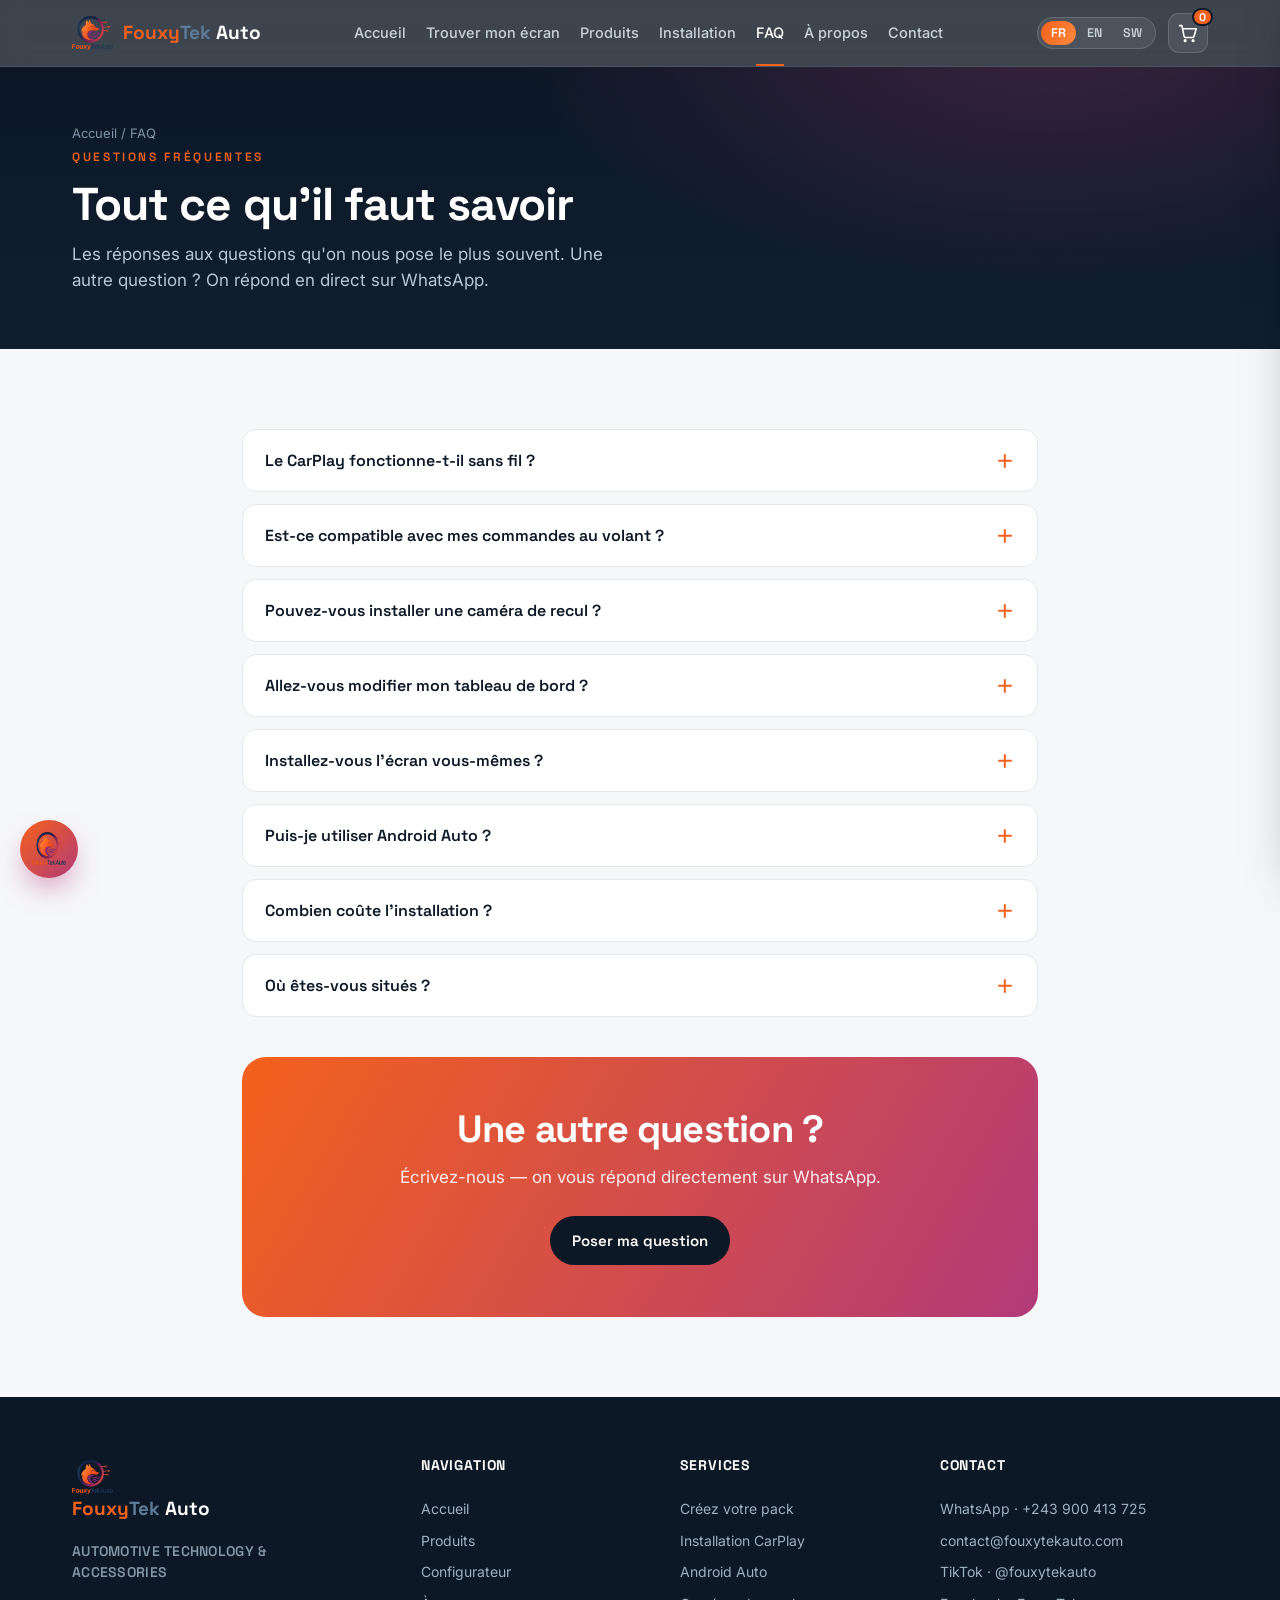
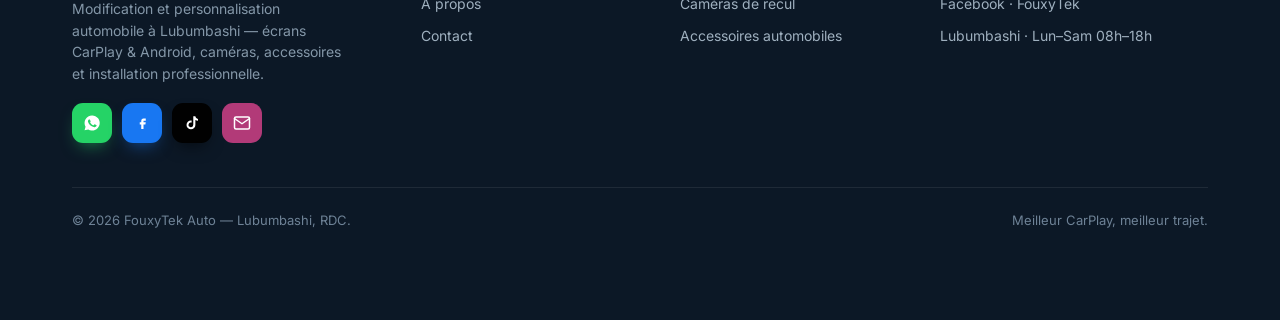
<file: faq.html>
<!DOCTYPE html>
<html lang="fr">
<head>
<meta charset="UTF-8"><meta name="viewport" content="width=device-width, initial-scale=1.0">
<title>FAQ — Questions fréquentes · FouxyTek Auto</title>
<meta name="description" content="Compatibilité, installation, caméra de recul, Android Auto : les réponses aux questions fréquentes de FouxyTek Auto.">
<link rel="preconnect" href="https://fonts.googleapis.com"><link rel="preconnect" href="https://fonts.gstatic.com" crossorigin>
<link href="https://fonts.googleapis.com/css2?family=Space+Grotesk:wght@400;500;600;700&family=Inter:wght@400;500;600;700&display=swap" rel="stylesheet">
<link rel="stylesheet" href="assets/style.css">
<link rel="canonical" href="https://www.fouxytekauto.com/faq.html">
<link rel="icon" type="image/png" sizes="32x32" href="assets/img/favicon-32.png">
<link rel="icon" href="favicon.ico" sizes="any">
<link rel="apple-touch-icon" href="assets/img/apple-touch-icon.png">
<meta name="theme-color" content="#0C1826">
<meta property="og:type" content="website">
<meta property="og:site_name" content="FouxyTek Auto">
<meta property="og:locale" content="fr_FR">
<meta property="og:title" content="FAQ — Questions fréquentes · FouxyTek Auto">
<meta property="og:description" content="Compatibilité, installation, caméra de recul, Android Auto : les réponses aux questions fréquentes de FouxyTek Auto.">
<meta property="og:url" content="https://www.fouxytekauto.com/faq.html">
<meta property="og:image" content="https://www.fouxytekauto.com/assets/img/og-image.jpg">
<meta property="og:image:width" content="1200">
<meta property="og:image:height" content="630">
<meta name="twitter:card" content="summary_large_image">
<meta name="twitter:title" content="FAQ — Questions fréquentes · FouxyTek Auto">
<meta name="twitter:description" content="Compatibilité, installation, caméra de recul, Android Auto : les réponses aux questions fréquentes de FouxyTek Auto.">
<meta name="twitter:image" content="https://www.fouxytekauto.com/assets/img/og-image.jpg">
</head>
<body data-page="faq">
<header class="hdr" id="site-header"></header>

<section class="pbanner"><div class="wrap">
  <div class="crumb"><a href="index.html">Accueil</a> / FAQ</div>
  <span class="eyebrow">Questions fréquentes</span>
  <h1>Tout ce qu'il faut savoir</h1>
  <p>Les réponses aux questions qu'on nous pose le plus souvent. Une autre question ? On répond en direct sur WhatsApp.</p>
</div></section>

<section class="section"><div class="wrap" style="max-width:840px">
  <div class="faq" id="faq">
    <div class="faq__item"><button class="faq__q">Le CarPlay fonctionne-t-il sans fil ?<span class="faq__ic"></span></button><div class="faq__a"><p>Oui, selon la configuration du T100. La plupart de nos écrans prennent en charge Apple CarPlay et Android Auto sans fil.</p></div></div>
    <div class="faq__item"><button class="faq__q">Est-ce compatible avec mes commandes au volant ?<span class="faq__ic"></span></button><div class="faq__a"><p>La compatibilité dépend de votre véhicule. Sur la plupart des véhicules, les commandes au volant sont conservées — on vérifie avant l'installation.</p></div></div>
    <div class="faq__item"><button class="faq__q">Pouvez-vous installer une caméra de recul ?<span class="faq__ic"></span></button><div class="faq__a"><p>Oui, là où c'est compatible. La caméra se branche directement sur l'écran et s'active en marche arrière.</p></div></div>
    <div class="faq__item"><button class="faq__q">Allez-vous modifier mon tableau de bord ?<span class="faq__ic"></span></button><div class="faq__a"><p>L'installation est adaptée à votre véhicule et à son cadre de montage. On privilégie toujours une pose propre qui respecte le tableau de bord.</p></div></div>
    <div class="faq__item"><button class="faq__q">Installez-vous l'écran vous-mêmes ?<span class="faq__ic"></span></button><div class="faq__a"><p>Oui, l'installation peut être proposée. Nos techniciens posent l'écran, branchent la caméra et configurent tout — dès 20 $.</p></div></div>
    <div class="faq__item"><button class="faq__q">Puis-je utiliser Android Auto ?<span class="faq__ic"></span></button><div class="faq__a"><p>Oui, sur les configurations T100 compatibles. Android Auto et Apple CarPlay sont pris en charge.</p></div></div>
    <div class="faq__item"><button class="faq__q">Combien coûte l'installation ?<span class="faq__ic"></span></button><div class="faq__a"><p>L'installation démarre à 20 $. Le prix de l'écran est donné sur devis, selon le modèle et votre véhicule.</p></div></div>
    <div class="faq__item"><button class="faq__q">Où êtes-vous situés ?<span class="faq__ic"></span></button><div class="faq__a"><p>À Lubumbashi (Haut-Katanga, RDC). Ouvert du lundi au samedi, 08h–18h, et le dimanche sur rendez-vous.</p></div></div>
  </div>

  <div class="cta reveal" style="margin-top:40px">
    <h2>Une autre question ?</h2>
    <p>Écrivez-nous — on vous répond directement sur WhatsApp.</p>
    <a href="https://wa.me/243900413725?text=Bonjour%20FouxyTek%20%F0%9F%91%8B%20J%27ai%20une%20question." target="_blank" rel="noopener" class="btn btn--dark">Poser ma question</a>
  </div>
</div></section>

<footer class="foot" id="site-footer"></footer>
<script src="assets/app.js"></script>
</body>
</html>
</file>
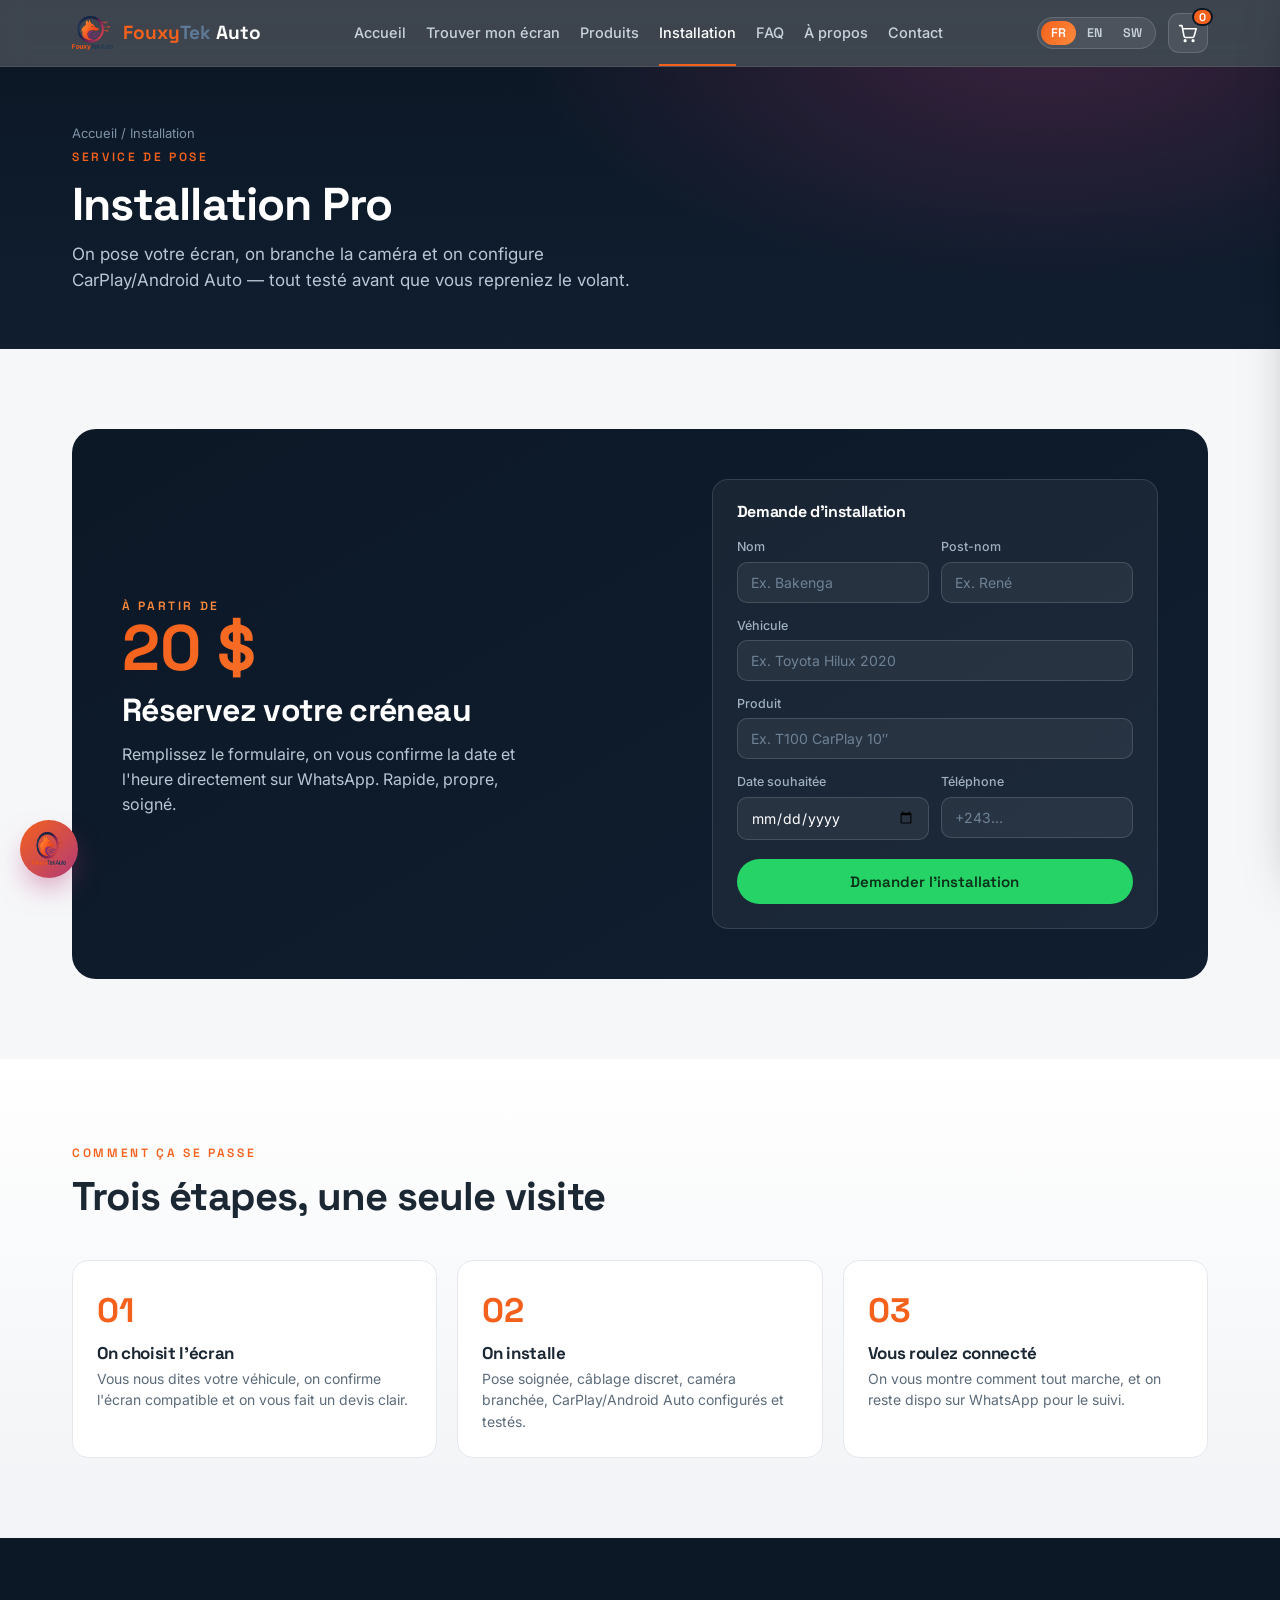
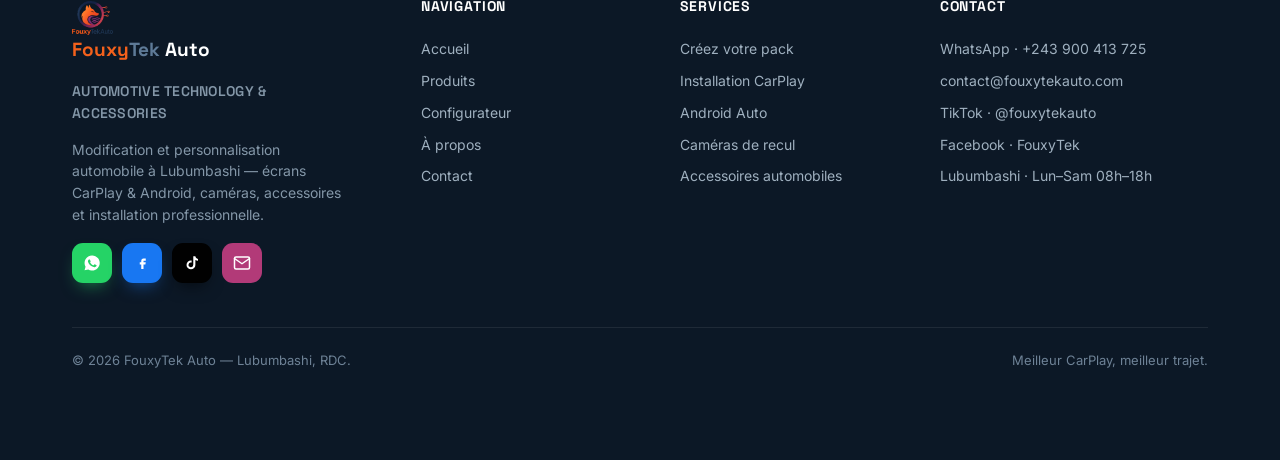
<file: installation.html>
<!DOCTYPE html>
<html lang="fr">
<head>
<meta charset="UTF-8"><meta name="viewport" content="width=device-width, initial-scale=1.0">
<title>Installation CarPlay — dès 20 $ · FouxyTek Auto</title>
<meta name="description" content="Réservez la pose de votre écran CarPlay/Android à Lubumbashi. Installation soignée par nos techniciens, dès 20 $.">
<link rel="preconnect" href="https://fonts.googleapis.com"><link rel="preconnect" href="https://fonts.gstatic.com" crossorigin>
<link href="https://fonts.googleapis.com/css2?family=Space+Grotesk:wght@400;500;600;700&family=Inter:wght@400;500;600;700&display=swap" rel="stylesheet">
<link rel="stylesheet" href="assets/style.css">
<link rel="canonical" href="https://www.fouxytekauto.com/installation.html">
<link rel="icon" type="image/png" sizes="32x32" href="assets/img/favicon-32.png">
<link rel="icon" href="favicon.ico" sizes="any">
<link rel="apple-touch-icon" href="assets/img/apple-touch-icon.png">
<meta name="theme-color" content="#0C1826">
<meta property="og:type" content="website">
<meta property="og:site_name" content="FouxyTek Auto">
<meta property="og:locale" content="fr_FR">
<meta property="og:title" content="Installation CarPlay — dès 20 $ · FouxyTek Auto">
<meta property="og:description" content="Réservez la pose de votre écran CarPlay/Android à Lubumbashi. Installation soignée par nos techniciens, dès 20 $.">
<meta property="og:url" content="https://www.fouxytekauto.com/installation.html">
<meta property="og:image" content="https://www.fouxytekauto.com/assets/img/og-image.jpg">
<meta property="og:image:width" content="1200">
<meta property="og:image:height" content="630">
<meta name="twitter:card" content="summary_large_image">
<meta name="twitter:title" content="Installation CarPlay — dès 20 $ · FouxyTek Auto">
<meta name="twitter:description" content="Réservez la pose de votre écran CarPlay/Android à Lubumbashi. Installation soignée par nos techniciens, dès 20 $.">
<meta name="twitter:image" content="https://www.fouxytekauto.com/assets/img/og-image.jpg">
</head>
<body data-page="installation">
<header class="hdr" id="site-header"></header>

<section class="pbanner"><div class="wrap">
  <div class="crumb"><a href="index.html">Accueil</a> / Installation</div>
  <span class="eyebrow">Service de pose</span>
  <h1>Installation Pro</h1>
  <p>On pose votre écran, on branche la caméra et on configure CarPlay/Android Auto — tout testé avant que vous repreniez le volant.</p>
</div></section>

<section class="section"><div class="wrap">
  <div class="install" id="reserver">
    <div>
      <span class="eyebrow" style="color:var(--orange-2)">À partir de</span>
      <div class="install__price">20 $</div>
      <h2>Réservez votre créneau</h2>
      <p>Remplissez le formulaire, on vous confirme la date et l'heure directement sur WhatsApp. Rapide, propre, soigné.</p>
    </div>
    <div class="install__card">
      <h3>Demande d'installation</h3>
      <div style="display:grid;grid-template-columns:1fr 1fr;gap:12px">
        <div class="frow"><label>Nom</label><input id="bkName" type="text" placeholder="Ex. Bakenga"></div>
        <div class="frow"><label>Post-nom</label><input id="bkPost" type="text" placeholder="Ex. René"></div>
      </div>
      <div class="frow"><label>Véhicule</label><input id="bkVeh" type="text" placeholder="Ex. Toyota Hilux 2020"></div>
      <div class="frow"><label>Produit</label><input id="bkProd" type="text" placeholder="Ex. T100 CarPlay 10″"></div>
      <div style="display:grid;grid-template-columns:1fr 1fr;gap:12px">
        <div class="frow"><label>Date souhaitée</label><input id="bkDate" type="date"></div>
        <div class="frow"><label>Téléphone</label><input id="bkPhone" type="tel" placeholder="+243…"></div>
      </div>
      <button class="btn btn--wa" style="width:100%;justify-content:center;margin-top:6px" id="bookBtn">Demander l'installation</button>
    </div>
  </div>
</div></section>

<section class="section section--tint"><div class="wrap">
  <div class="section__head reveal"><span class="eyebrow">Comment ça se passe</span><h2>Trois étapes, une seule visite</h2></div>
  <div class="steps3">
    <div class="stepbox reveal"><b>01</b><h3>On choisit l'écran</h3><p>Vous nous dites votre véhicule, on confirme l'écran compatible et on vous fait un devis clair.</p></div>
    <div class="stepbox reveal"><b>02</b><h3>On installe</h3><p>Pose soignée, câblage discret, caméra branchée, CarPlay/Android Auto configurés et testés.</p></div>
    <div class="stepbox reveal"><b>03</b><h3>Vous roulez connecté</h3><p>On vous montre comment tout marche, et on reste dispo sur WhatsApp pour le suivi.</p></div>
  </div>
</div></section>

<footer class="foot" id="site-footer"></footer>
<script src="assets/app.js"></script>
</body>
</html>
</file>
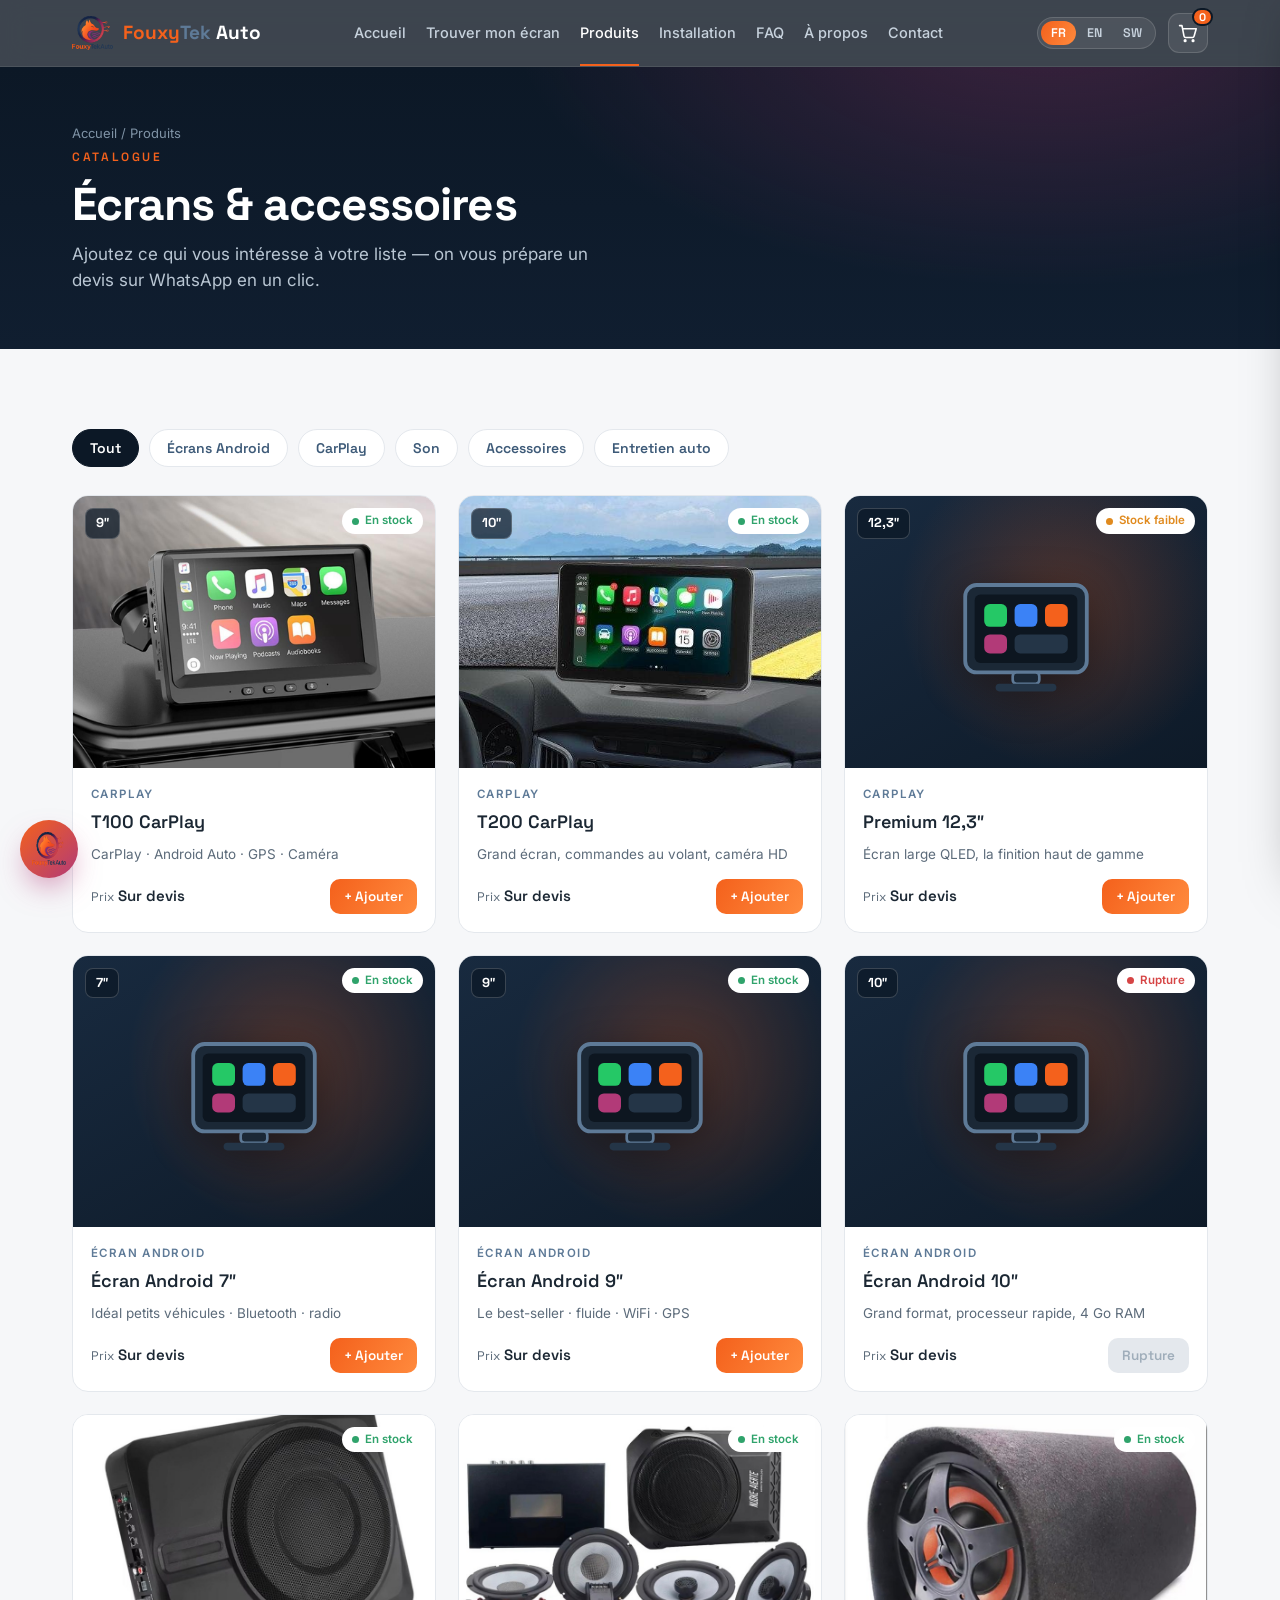
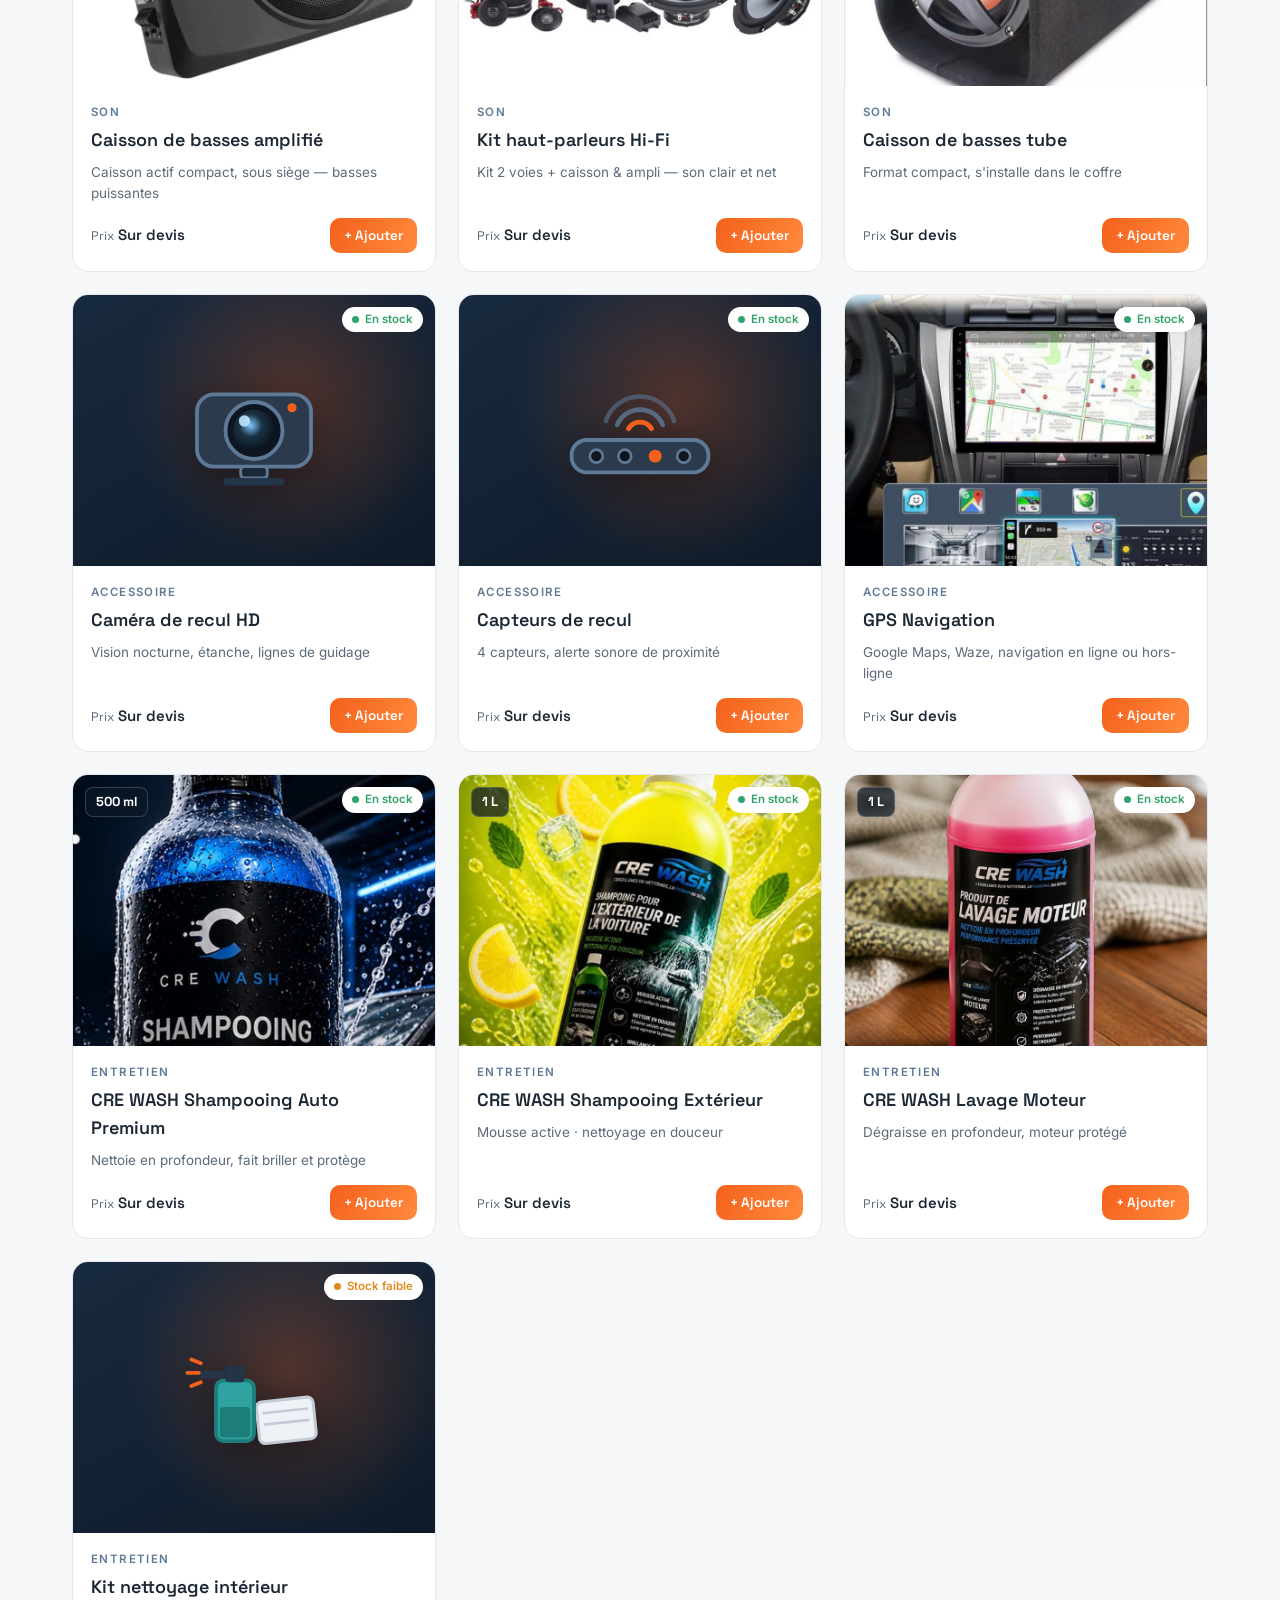
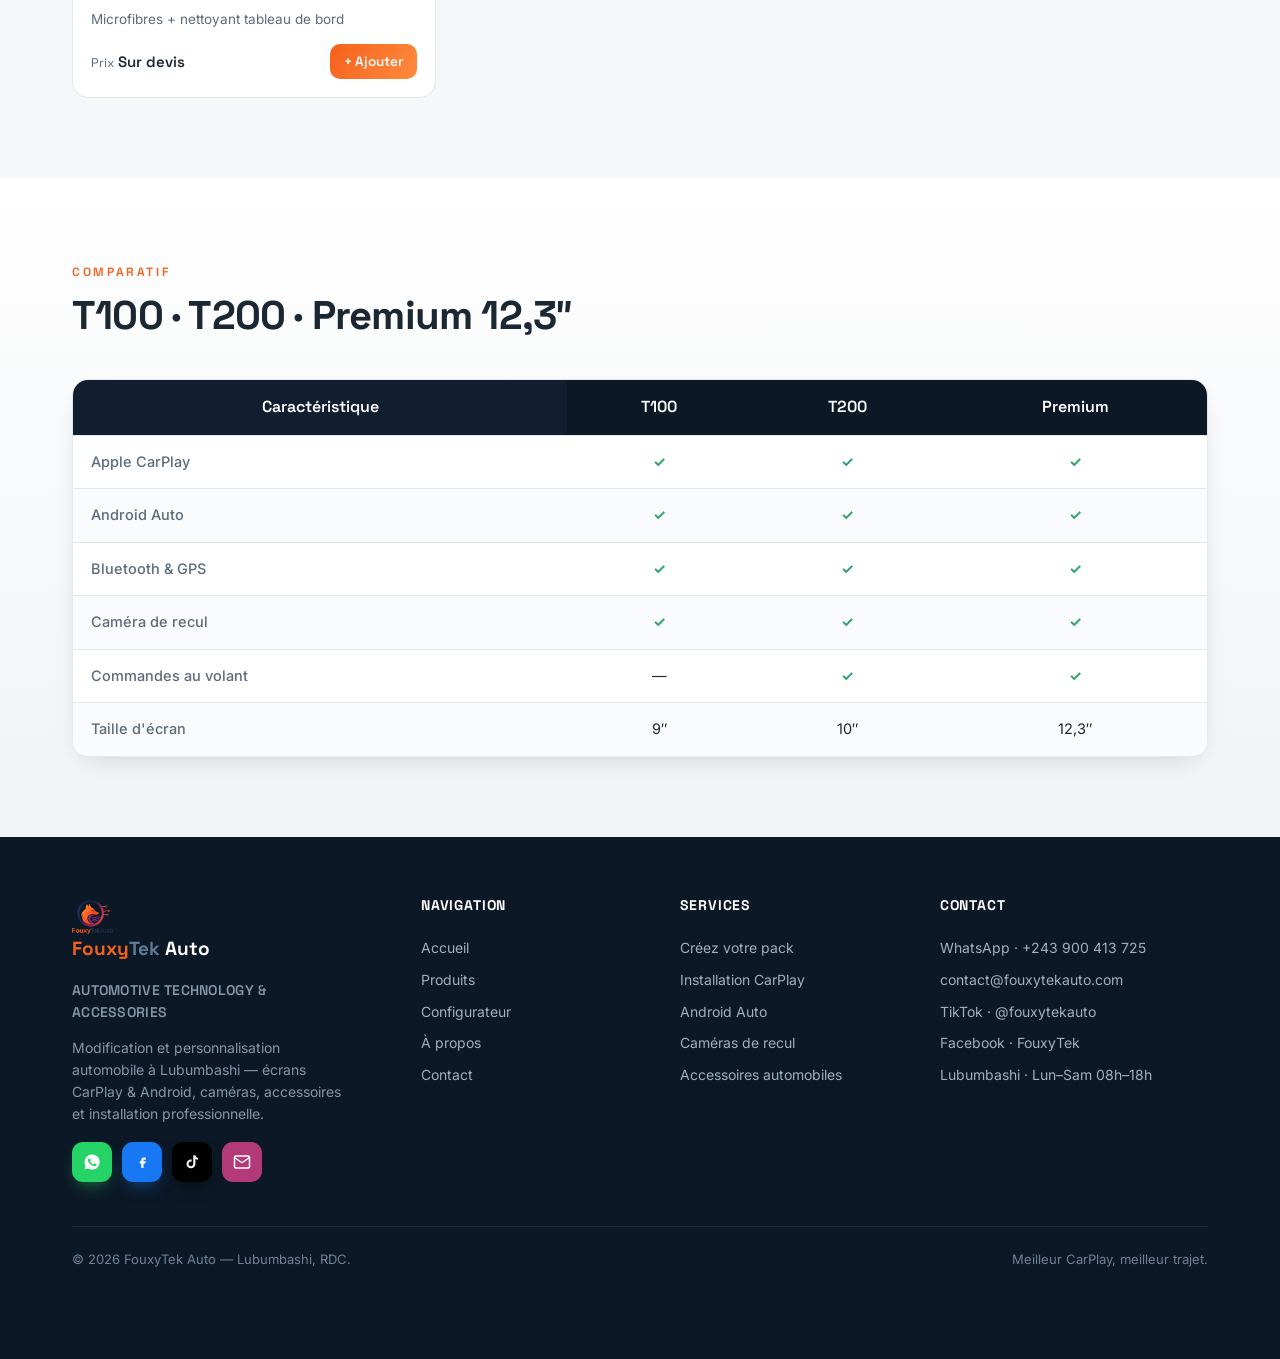
<file: produits.html>
<!DOCTYPE html>
<html lang="fr">
<head>
<meta charset="UTF-8"><meta name="viewport" content="width=device-width, initial-scale=1.0">
<title>Produits — Écrans, caméras & accessoires · FouxyTek Auto</title>
<meta name="description" content="Écrans CarPlay & Android, caméras de recul, accessoires et produits d'entretien CRE WASH. Devis rapide sur WhatsApp.">
<link rel="preconnect" href="https://fonts.googleapis.com"><link rel="preconnect" href="https://fonts.gstatic.com" crossorigin>
<link href="https://fonts.googleapis.com/css2?family=Space+Grotesk:wght@400;500;600;700&family=Inter:wght@400;500;600;700&display=swap" rel="stylesheet">
<link rel="stylesheet" href="assets/style.css">
<link rel="canonical" href="https://www.fouxytekauto.com/produits.html">
<link rel="icon" type="image/png" sizes="32x32" href="assets/img/favicon-32.png">
<link rel="icon" href="favicon.ico" sizes="any">
<link rel="apple-touch-icon" href="assets/img/apple-touch-icon.png">
<meta name="theme-color" content="#0C1826">
<meta property="og:type" content="website">
<meta property="og:site_name" content="FouxyTek Auto">
<meta property="og:locale" content="fr_FR">
<meta property="og:title" content="Produits — Écrans, caméras & accessoires · FouxyTek Auto">
<meta property="og:description" content="Écrans CarPlay & Android, caméras de recul, accessoires et produits d'entretien CRE WASH. Devis rapide sur WhatsApp.">
<meta property="og:url" content="https://www.fouxytekauto.com/produits.html">
<meta property="og:image" content="https://www.fouxytekauto.com/assets/img/og-image.jpg">
<meta property="og:image:width" content="1200">
<meta property="og:image:height" content="630">
<meta name="twitter:card" content="summary_large_image">
<meta name="twitter:title" content="Produits — Écrans, caméras & accessoires · FouxyTek Auto">
<meta name="twitter:description" content="Écrans CarPlay & Android, caméras de recul, accessoires et produits d'entretien CRE WASH. Devis rapide sur WhatsApp.">
<meta name="twitter:image" content="https://www.fouxytekauto.com/assets/img/og-image.jpg">
</head>
<body data-page="produits">
<header class="hdr" id="site-header"></header>

<section class="pbanner"><div class="wrap">
  <div class="crumb"><a href="index.html">Accueil</a> / Produits</div>
  <span class="eyebrow">Catalogue</span>
  <h1>Écrans &amp; accessoires</h1>
  <p>Ajoutez ce qui vous intéresse à votre liste — on vous prépare un devis sur WhatsApp en un clic.</p>
</div></section>

<section class="section"><div class="wrap">
  <div class="filters" id="filters">
    <button class="fchip is-on" data-cat="all">Tout</button>
    <button class="fchip" data-cat="android">Écrans Android</button>
    <button class="fchip" data-cat="carplay">CarPlay</button>
    <button class="fchip" data-cat="audio">Son</button>
    <button class="fchip" data-cat="accessoire">Accessoires</button>
    <button class="fchip" data-cat="entretien">Entretien auto</button>
  </div>
  <div class="grid" id="grid"></div>
</div></section>

<section class="section section--tint"><div class="wrap">
  <div class="section__head reveal"><span class="eyebrow">Comparatif</span><h2>T100 · T200 · Premium 12,3″</h2></div>
  <div class="compare reveal"><table>
    <thead><tr><th>Caractéristique</th><th>T100</th><th>T200</th><th>Premium</th></tr></thead>
    <tbody>
      <tr><td>Apple CarPlay</td><td class="yes">✓</td><td class="yes">✓</td><td class="yes">✓</td></tr>
      <tr><td>Android Auto</td><td class="yes">✓</td><td class="yes">✓</td><td class="yes">✓</td></tr>
      <tr><td>Bluetooth &amp; GPS</td><td class="yes">✓</td><td class="yes">✓</td><td class="yes">✓</td></tr>
      <tr><td>Caméra de recul</td><td class="yes">✓</td><td class="yes">✓</td><td class="yes">✓</td></tr>
      <tr><td>Commandes au volant</td><td>—</td><td class="yes">✓</td><td class="yes">✓</td></tr>
      <tr><td>Taille d'écran</td><td>9″</td><td>10″</td><td>12,3″</td></tr>
    </tbody>
  </table></div>
</div></section>

<footer class="foot" id="site-footer"></footer>
<script src="assets/app.js"></script>
</body>
</html>
</file>
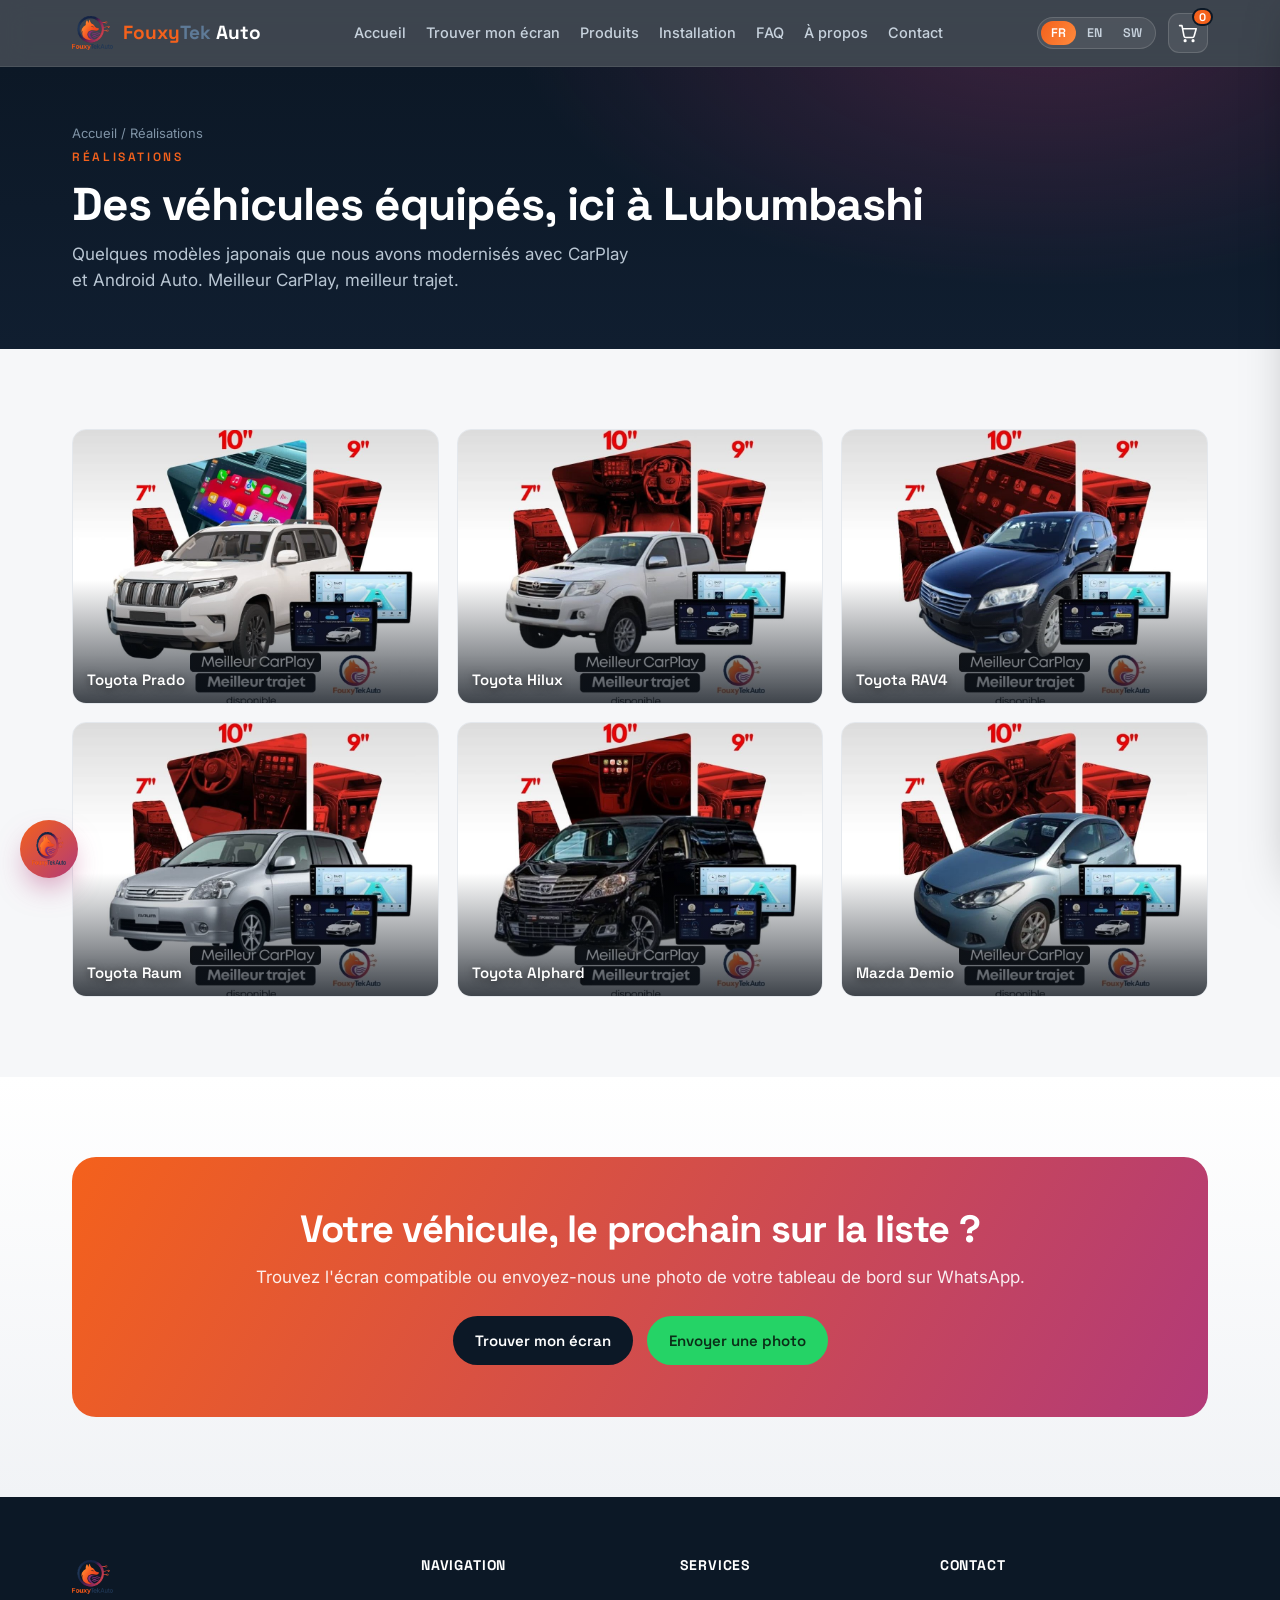
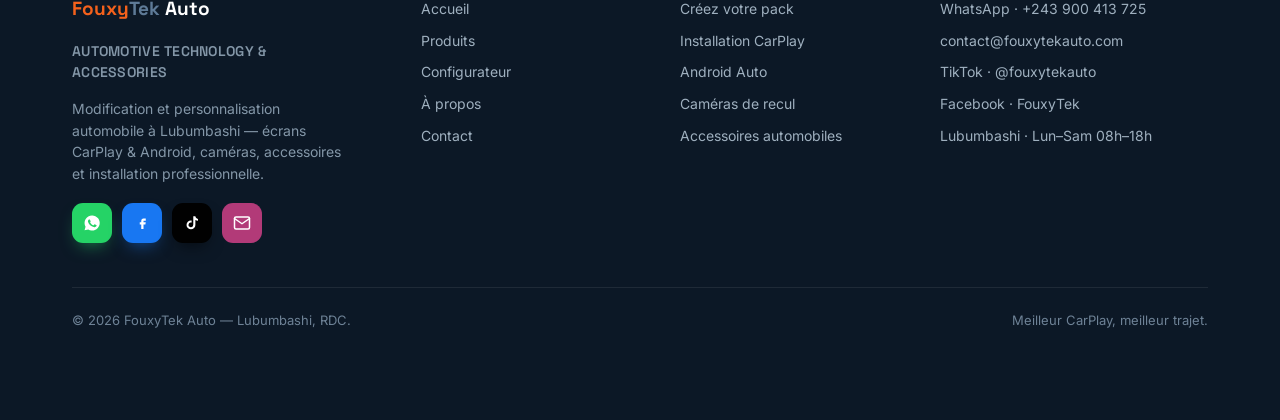
<file: realisations.html>
<!DOCTYPE html>
<html lang="fr">
<head>
<meta charset="UTF-8"><meta name="viewport" content="width=device-width, initial-scale=1.0">
<title>Réalisations — Véhicules équipés · FouxyTek Auto</title>
<meta name="description" content="Découvrez les véhicules japonais équipés par FouxyTek à Lubumbashi : Hilux, Prado, RAV4, Raum, Alphard, Mazda et plus.">
<link rel="preconnect" href="https://fonts.googleapis.com"><link rel="preconnect" href="https://fonts.gstatic.com" crossorigin>
<link href="https://fonts.googleapis.com/css2?family=Space+Grotesk:wght@400;500;600;700&family=Inter:wght@400;500;600;700&display=swap" rel="stylesheet">
<link rel="stylesheet" href="assets/style.css">
</head>
<body data-page="realisations">
<header class="hdr" id="site-header"></header>

<section class="pbanner"><div class="wrap">
  <div class="crumb"><a href="index.html">Accueil</a> / Réalisations</div>
  <span class="eyebrow">Réalisations</span>
  <h1>Des véhicules équipés, ici à Lubumbashi</h1>
  <p>Quelques modèles japonais que nous avons modernisés avec CarPlay et Android Auto. Meilleur CarPlay, meilleur trajet.</p>
</div></section>

<section class="section"><div class="wrap">
  <div class="gal">
    <div class="gal__item reveal"><img src="assets/img/veh-prado.jpg" alt="Toyota Prado équipé CarPlay"><span>Toyota Prado</span></div>
    <div class="gal__item reveal"><img src="assets/img/veh-hilux.jpg" alt="Toyota Hilux équipé CarPlay"><span>Toyota Hilux</span></div>
    <div class="gal__item reveal"><img src="assets/img/veh-rav4.jpg" alt="Toyota RAV4 équipé CarPlay"><span>Toyota RAV4</span></div>
    <div class="gal__item reveal"><img src="assets/img/veh-raum.jpg" alt="Toyota Raum équipé CarPlay"><span>Toyota Raum</span></div>
    <div class="gal__item reveal"><img src="assets/img/veh-alphard.jpg" alt="Toyota Alphard équipé CarPlay"><span>Toyota Alphard</span></div>
    <div class="gal__item reveal"><img src="assets/img/veh-mazda.jpg" alt="Mazda équipé CarPlay"><span>Mazda Demio</span></div>
  </div>
</div></section>

<section class="section section--tint"><div class="wrap">
  <div class="cta reveal">
    <h2>Votre véhicule, le prochain sur la liste ?</h2>
    <p>Trouvez l'écran compatible ou envoyez-nous une photo de votre tableau de bord sur WhatsApp.</p>
    <div style="display:flex;gap:14px;justify-content:center;flex-wrap:wrap">
      <a href="configurateur.html" class="btn btn--dark">Trouver mon écran</a>
      <a href="https://wa.me/243900413725" target="_blank" rel="noopener" class="btn btn--wa">Envoyer une photo</a>
    </div>
  </div>
</div></section>

<footer class="foot" id="site-footer"></footer>
<script src="assets/app.js"></script>
</body>
</html>
</file>
<file: assets/style.css>
:root{
  --orange:#F4611C; --orange-2:#FF8A3D; --plum:#B23A78; --plum-2:#7C2C6A;
  --ink:#0C1826; --ink-2:#101E30; --ink-3:#16273C;
  --steel:#3D5A78; --steel-2:#5E7A97;
  --bg:#F6F7F9; --card:#FFFFFF; --line:#E4E8ED; --text:#1B2733; --mut:#5C6B7A;
  --ok:#2FA36B; --low:#E08A1E; --out:#D64545;
  --radius:16px; --shadow:0 10px 30px -12px rgba(12,24,38,.18);
  --maxw:1180px;
}
*{box-sizing:border-box;margin:0;padding:0}
html{scroll-behavior:smooth}
body{font-family:Inter,system-ui,sans-serif;background:var(--bg);color:var(--text);line-height:1.55;-webkit-font-smoothing:antialiased;overflow-x:hidden;padding-bottom:0}
h1,h2,h3,.display{font-family:"Space Grotesk",Inter,sans-serif;letter-spacing:-.02em;line-height:1.06}
a{color:inherit;text-decoration:none}
img{max-width:100%;display:block}
.wrap{max-width:var(--maxw);margin:0 auto;padding:0 22px}
.eyebrow{font-family:"Space Grotesk";text-transform:uppercase;letter-spacing:.22em;font-size:12px;font-weight:600;color:var(--orange)}
.btn{display:inline-flex;align-items:center;gap:9px;font-family:"Space Grotesk";font-weight:600;font-size:15px;padding:13px 22px;border-radius:999px;border:0;cursor:pointer;transition:transform .18s,box-shadow .18s,background .18s}
.btn:active{transform:translateY(1px)}
.btn--primary{background:linear-gradient(120deg,var(--orange),var(--orange-2));color:#fff;box-shadow:0 12px 26px -10px rgba(244,97,28,.7)}
.btn--primary:hover{box-shadow:0 16px 34px -10px rgba(244,97,28,.85)}
.btn--ghost{background:transparent;color:#fff;border:1.5px solid rgba(255,255,255,.28)}
.btn--ghost:hover{border-color:#fff;background:rgba(255,255,255,.06)}
.btn--dark{background:var(--ink);color:#fff}
.btn--wa{background:#25D366;color:#0a2e17}
.btn--wa:hover{filter:brightness(1.05)}
.btn--sm{padding:9px 15px;font-size:13.5px}
.svg{width:18px;height:18px;flex:none}

/* header */
.hdr{position:sticky;top:0;z-index:60;background:rgba(10,18,30,.78);backdrop-filter:blur(14px);border-bottom:1px solid rgba(255,255,255,.08)}
.hdr__in{display:flex;align-items:center;justify-content:space-between;height:66px}
.brand{display:flex;align-items:center;gap:10px}
.brand img{height:34px;width:auto}
.brand__name{font-family:"Space Grotesk";font-weight:700;font-size:19px;color:#fff}
.brand__name b{color:var(--orange)}.brand__name span{color:var(--steel-2)}
.nav{display:flex;align-items:center;gap:20px}
.nav a{color:#C7D2DD;font-size:14.5px;font-weight:500;transition:color .15s;position:relative}
.nav a:hover{color:#fff}
.nav a.active{color:#fff}
.nav a.active::after{content:"";position:absolute;left:0;right:0;bottom:-22px;height:2px;background:var(--orange)}
.hdr__cta{display:flex;align-items:center;gap:12px}
.burger{display:none;background:none;border:0;cursor:pointer;padding:6px}
.hdr-cart{position:relative;background:rgba(255,255,255,.08);border:1px solid rgba(255,255,255,.14);color:#fff;width:40px;height:40px;border-radius:11px;display:grid;place-items:center;cursor:pointer;transition:.15s}
.langsw{display:inline-flex;background:rgba(255,255,255,.08);border:1px solid rgba(255,255,255,.14);border-radius:999px;padding:3px;gap:1px}
.langsw button{background:none;border:0;color:#C7D2DD;font-family:"Space Grotesk";font-weight:600;font-size:12.5px;padding:6px 10px;border-radius:999px;cursor:pointer;transition:.15s;line-height:1}
.langsw button.is-on{background:linear-gradient(120deg,var(--orange),var(--orange-2));color:#fff}
.langsw button:hover:not(.is-on){color:#fff}
@media(max-width:430px){.langsw button{padding:6px 8px;font-size:12px}}
.hdr-cart:hover{background:rgba(255,255,255,.16)}
.hdr-cart .svg{width:19px;height:19px}
.hdr-cart b{position:absolute;top:-6px;right:-6px;background:var(--orange);color:#fff;font-family:"Space Grotesk";font-size:11px;min-width:18px;height:18px;padding:0 5px;border-radius:999px;display:grid;place-items:center;border:2px solid var(--ink)}
.burger span{display:block;width:24px;height:2px;background:#fff;margin:5px 0;transition:.25s}

/* page banner (interior pages) */
.pbanner{background:radial-gradient(900px 460px at 82% -20%,rgba(178,58,120,.3),transparent 60%),linear-gradient(180deg,var(--ink),var(--ink-2));color:#fff;padding:56px 0}
.pbanner h1{font-size:clamp(30px,5vw,46px);font-weight:700;margin-top:12px}
.pbanner p{color:#B9C6D3;font-size:17px;margin-top:12px;max-width:560px}
.crumb{font-size:13px;color:#7f93a6}
.crumb a:hover{color:#fff}

/* hero (home) */
.hero{position:relative;background:radial-gradient(1100px 600px at 78% -8%,rgba(178,58,120,.32),transparent 60%),linear-gradient(180deg,var(--ink),var(--ink-2));color:#fff;overflow:hidden}
.hero__in{position:relative;z-index:2;display:grid;grid-template-columns:1.02fr 1fr;gap:46px;align-items:center;padding:72px 0 84px}
.hero h1{font-size:clamp(38px,6vw,64px);font-weight:700}
.hero h1 .accent{background:linear-gradient(120deg,var(--orange),var(--orange-2) 60%,var(--plum));-webkit-background-clip:text;background-clip:text;color:transparent}
.hero__sub{margin-top:20px;font-size:18px;color:#B9C6D3;max-width:520px}
.hero__actions{display:flex;gap:14px;flex-wrap:wrap;margin-top:28px}
.hero__stats{display:flex;gap:30px;margin-top:36px}
.hero__stat b{font-family:"Space Grotesk";font-size:26px;font-weight:700;display:block;color:#fff}
.hero__stat span{font-size:12.5px;color:#8FA0B0;text-transform:uppercase;letter-spacing:.08em}
.hero__media{position:relative;justify-self:center;width:100%}
.hero__media img{border-radius:18px;border:1px solid rgba(255,255,255,.12);box-shadow:0 40px 80px -26px rgba(0,0,0,.7);width:100%}
.hero__media .glow{position:absolute;inset:-6px;border-radius:22px;background:linear-gradient(120deg,rgba(244,97,28,.4),rgba(178,58,120,.4));filter:blur(30px);opacity:.5;z-index:-1}
.chip{position:absolute;display:flex;align-items:center;gap:7px;background:rgba(12,24,38,.9);border:1px solid rgba(255,255,255,.16);color:#eaf1f7;font-size:12.5px;font-weight:600;font-family:"Space Grotesk";padding:8px 13px;border-radius:999px;box-shadow:0 10px 24px -10px rgba(0,0,0,.6);white-space:nowrap}
.chip i{width:8px;height:8px;border-radius:50%;background:var(--orange)}
.chip--1{top:8%;left:-6%;animation:float 5s ease-in-out infinite}
.chip--2{top:44%;right:-8%;animation:float 6s ease-in-out infinite .6s}
.chip--3{bottom:8%;left:-4%;animation:float 5.5s ease-in-out infinite .3s}
@keyframes float{0%,100%{transform:translateY(0)}50%{transform:translateY(-9px)}}

/* marques */
.marques{background:var(--ink-2);border-top:1px solid rgba(255,255,255,.06);padding:20px 0}
.marques__in{display:flex;align-items:center;gap:14px;flex-wrap:wrap;justify-content:center}
.marques span{font-family:"Space Grotesk";font-weight:600;color:#6E8296;font-size:15px;transition:color .2s}
.marques span:hover{color:#B9C6D3}
.marques small{color:#4d6076;font-size:12px;text-transform:uppercase;letter-spacing:.16em;margin-right:6px}

/* sections */
.section{padding:80px 0}
.section--tint{background:linear-gradient(180deg,#fff,#F1F3F6)}
.section__head{max-width:640px;margin-bottom:42px}
.section__head h2{font-size:clamp(28px,4vw,40px);margin-top:12px;font-weight:700}
.section__head p{margin-top:14px;color:var(--mut);font-size:16.5px}

/* showcase split */
.split{display:grid;grid-template-columns:1fr 1fr;gap:46px;align-items:center}
.split img{border-radius:var(--radius);box-shadow:var(--shadow);border:1px solid var(--line)}
.split h2{font-size:32px;margin:12px 0 14px}
.split p{color:var(--mut);font-size:16px;margin-bottom:10px}
.ticks{list-style:none;margin-top:16px;display:grid;gap:10px}
.ticks li{display:flex;gap:10px;align-items:flex-start;font-size:15px}
.ticks li::before{content:"✓";color:var(--ok);font-weight:800}

/* configurateur */
.config{background:var(--card);border:1px solid var(--line);border-radius:var(--radius);box-shadow:var(--shadow);overflow:hidden;display:grid;grid-template-columns:1.15fr .85fr}
.config__form{padding:34px}
.step{margin-bottom:22px}
.step__label{display:flex;align-items:center;gap:10px;font-family:"Space Grotesk";font-weight:600;font-size:14px;margin-bottom:9px}
.step__num{width:22px;height:22px;border-radius:6px;background:linear-gradient(135deg,var(--orange),var(--orange-2));color:#fff;display:grid;place-items:center;font-size:12px}
.select{position:relative}
.select select{width:100%;appearance:none;font-family:Inter;font-size:15px;color:var(--text);background:#F7F9FB;border:1px solid var(--line);border-radius:12px;padding:13px 42px 13px 15px;cursor:pointer;transition:border-color .15s,background .15s}
.select select:focus{outline:none;border-color:var(--orange);background:#fff}
.select select:disabled{color:#9fadba;cursor:not-allowed;background:#F1F3F6}
.config__hint{margin-top:6px;font-size:13px;color:var(--steel);background:#F7F9FB;border:1px dashed var(--line);border-radius:10px;padding:10px 13px}
.select::after{content:"";position:absolute;right:16px;top:50%;width:9px;height:9px;border-right:2px solid var(--steel);border-bottom:2px solid var(--steel);transform:translateY(-70%) rotate(45deg);pointer-events:none}
.config__result{background:linear-gradient(160deg,var(--ink),var(--ink-2));color:#fff;padding:34px;display:flex;flex-direction:column;justify-content:center;position:relative;overflow:hidden;min-height:340px}
.config__idle{position:absolute;inset:0;display:flex;align-items:center;justify-content:center;text-align:center}
.config__idle img{position:absolute;inset:0;width:100%;height:100%;object-fit:cover;opacity:.45}
.config__idle::after{content:"";position:absolute;inset:0;background:linear-gradient(180deg,rgba(12,24,38,.5),rgba(12,24,38,.88))}
.config__idle-txt{position:relative;z-index:1;color:#dbe4ec;font-size:15px;line-height:1.5;max-width:280px;padding:24px}
.config__idle-txt svg{display:block;margin:0 auto 14px;opacity:.9}
.config__empty{color:#8497a8;font-size:15px;text-align:center;margin:auto 0}
.config__empty svg{margin:0 auto 14px;opacity:.5}
.reco__tag{display:inline-flex;align-items:center;gap:7px;font-size:12.5px;color:#7CE0A6;background:rgba(47,163,107,.14);border:1px solid rgba(47,163,107,.3);padding:5px 12px;border-radius:999px;font-weight:600;margin-bottom:16px}
.reco__tag--soft{color:#ffcf8a;background:rgba(244,138,61,.14);border-color:rgba(244,138,61,.35)}
.reco h3{font-size:26px;margin-bottom:6px}
.reco__veh{color:#9FB0BF;font-size:14px;margin-bottom:18px}
.reco__spec{display:flex;gap:20px;margin-bottom:22px}
.reco__spec div b{display:block;font-family:"Space Grotesk";font-size:20px}
.reco__spec div span{font-size:12px;color:#8497a8;text-transform:uppercase;letter-spacing:.06em}
@keyframes fade{from{opacity:0;transform:translateY(8px)}to{opacity:1;transform:none}}
.reco{animation:fade .4s ease}

/* produits */
.filters{display:flex;gap:10px;flex-wrap:wrap;margin-bottom:28px}
.fchip{font-family:"Space Grotesk";font-weight:600;font-size:14px;padding:9px 17px;border-radius:999px;border:1px solid var(--line);background:#fff;color:var(--steel);cursor:pointer;transition:.15s}
.fchip:hover{border-color:var(--orange);color:var(--orange)}
.fchip.is-on{background:var(--ink);color:#fff;border-color:var(--ink)}
.grid{display:grid;grid-template-columns:repeat(3,1fr);gap:22px}
.pcard{background:var(--card);border:1px solid var(--line);border-radius:var(--radius);overflow:hidden;transition:transform .2s,box-shadow .2s;display:flex;flex-direction:column}
.pcard:hover{transform:translateY(-4px);box-shadow:var(--shadow)}
.pcard__img{position:relative;aspect-ratio:4/3;overflow:hidden;background:linear-gradient(150deg,#182a3f,#0e1a28)}
.pcard__img img{width:100%;height:100%;object-fit:cover}
.pcard__icon{width:100%;height:100%;display:grid;place-items:center;background:radial-gradient(circle at 60% 40%,rgba(244,97,28,.28),transparent 60%),linear-gradient(150deg,#182a3f,#0e1a28)}
.pcard__icon svg{width:62%;height:auto;max-width:190px;filter:drop-shadow(0 8px 20px rgba(0,0,0,.4))}
.pcard__size{position:absolute;top:12px;left:12px;font-family:"Space Grotesk";font-weight:700;font-size:13px;color:#fff;background:rgba(12,24,38,.72);border:1px solid rgba(255,255,255,.18);padding:4px 10px;border-radius:8px}
.pcard__stock{position:absolute;top:12px;right:12px;font-size:11.5px;font-weight:600;padding:4px 10px;border-radius:999px;display:flex;align-items:center;gap:6px;background:#fff}
.pcard__stock i{width:7px;height:7px;border-radius:50%}
.s-ok{color:var(--ok)}.s-ok i{background:var(--ok)}
.s-low{color:var(--low)}.s-low i{background:var(--low)}
.s-out{color:var(--out)}.s-out i{background:var(--out)}
.pcard__body{padding:18px;display:flex;flex-direction:column;flex:1}
.pcard__cat{font-size:11.5px;text-transform:uppercase;letter-spacing:.12em;color:var(--steel-2);font-weight:600}
.pcard__name{font-family:"Space Grotesk";font-weight:600;font-size:18px;margin:4px 0 8px}
.pcard__feat{font-size:13.5px;color:var(--mut);margin-bottom:14px;flex:1}
.pcard__foot{display:flex;align-items:center;justify-content:space-between;gap:10px}
.pcard__price{font-family:"Space Grotesk";font-weight:600;font-size:15px}
.pcard__price small{color:var(--mut);font-weight:400}
.add{background:linear-gradient(120deg,var(--orange),var(--orange-2));color:#fff;border:0;border-radius:10px;padding:9px 14px;font-family:"Space Grotesk";font-weight:600;font-size:13.5px;cursor:pointer;transition:.15s}
.add:hover{filter:brightness(1.05)}
.add:disabled{background:#E4E8ED;color:#9fadba;cursor:not-allowed}

/* comparatif */
.compare{background:var(--card);border:1px solid var(--line);border-radius:var(--radius);overflow:hidden;box-shadow:var(--shadow)}
.compare table{width:100%;border-collapse:collapse}
.compare th,.compare td{padding:15px 18px;text-align:center;border-bottom:1px solid var(--line);font-size:14.5px}
.compare th{font-family:"Space Grotesk";font-weight:600}
.compare thead th{background:var(--ink);color:#fff;font-size:16px}
.compare thead th:first-child{background:var(--ink-2)}
.compare tbody td:first-child{text-align:left;color:var(--mut);font-weight:500}
.compare .yes{color:var(--ok);font-weight:700}
.compare tr:last-child td{border-bottom:0}
.compare tbody tr:nth-child(even){background:#FAFBFC}

/* stats band */
.band{background:radial-gradient(800px 400px at 20% 0%,rgba(178,58,120,.25),transparent 60%),var(--ink);color:#fff;padding:66px 0}
.band__grid{display:grid;grid-template-columns:repeat(4,1fr);gap:24px;text-align:center}
.band__num{font-family:"Space Grotesk";font-weight:700;font-size:clamp(34px,5vw,52px);background:linear-gradient(120deg,var(--orange),var(--orange-2));-webkit-background-clip:text;background-clip:text;color:transparent}
.band__lab{color:#9FB0BF;font-size:14px;margin-top:4px}
.band__note{text-align:center;color:#5f7285;font-size:12.5px;margin-top:32px}

/* why */
.why-grid{display:grid;grid-template-columns:repeat(3,1fr);gap:22px}
.why{background:var(--card);border:1px solid var(--line);border-radius:var(--radius);overflow:hidden;transition:.2s}
.why:hover{border-color:var(--orange);transform:translateY(-3px);box-shadow:var(--shadow)}
.why__img{position:relative;height:158px;background:#0e1a28}
.why__img img{width:100%;height:100%;object-fit:cover}
.why__img::after{content:"";position:absolute;inset:0;background:linear-gradient(180deg,rgba(8,15,24,.05) 35%,rgba(8,15,24,.8))}
.why__img h3{position:absolute;left:18px;right:18px;bottom:14px;z-index:1;color:#fff;font-size:18px;text-shadow:0 2px 10px rgba(0,0,0,.55)}
.why__body{padding:16px 20px 20px}
.why__body p{color:var(--mut);font-size:14.5px}

/* installation */
.install{background:linear-gradient(150deg,var(--ink),var(--ink-2));border-radius:24px;color:#fff;padding:50px;display:grid;grid-template-columns:1.1fr .9fr;gap:44px;align-items:center;position:relative;overflow:hidden}
.install__price{font-family:"Space Grotesk";font-weight:700;font-size:64px;line-height:1;background:linear-gradient(120deg,var(--orange),var(--orange-2));-webkit-background-clip:text;background-clip:text;color:transparent}
.install h2{font-size:32px;margin:14px 0}
.install p{color:#B9C6D3;font-size:16px;max-width:420px}
.install__card{background:rgba(255,255,255,.05);border:1px solid rgba(255,255,255,.12);border-radius:16px;padding:24px}
.install__card h3{font-size:16px;margin-bottom:16px}
.frow{margin-bottom:13px}
.frow label{font-size:12.5px;color:#9FB0BF;display:block;margin-bottom:5px;font-weight:500}
.frow input{width:100%;background:rgba(255,255,255,.06);border:1px solid rgba(255,255,255,.14);border-radius:10px;padding:11px 13px;color:#fff;font-size:14px;font-family:Inter}
.frow input::placeholder{color:#6E8296}
.frow input:focus{outline:none;border-color:var(--orange)}
.steps3{display:grid;grid-template-columns:repeat(3,1fr);gap:20px;margin-top:12px}
.stepbox{background:var(--card);border:1px solid var(--line);border-radius:var(--radius);padding:24px}
.stepbox b{font-family:"Space Grotesk";font-size:34px;color:var(--orange);display:block}
.stepbox h3{font-size:17px;margin:6px 0 6px}
.stepbox p{color:var(--mut);font-size:14px}

/* gallery */
.gal{display:grid;grid-template-columns:repeat(3,1fr);gap:18px}
.gal__item{position:relative;border-radius:14px;overflow:hidden;border:1px solid var(--line);background:#0e1a28;aspect-ratio:4/3}
.gal__item img{width:100%;height:100%;object-fit:cover;transition:transform .5s}
.gal__item:hover img{transform:scale(1.05)}
.gal__item span{position:absolute;left:14px;bottom:12px;color:#fff;font-family:"Space Grotesk";font-weight:600;font-size:15px;z-index:2;text-shadow:0 2px 8px rgba(0,0,0,.6)}
.gal__item::after{content:"";position:absolute;inset:0;background:linear-gradient(180deg,transparent 55%,rgba(8,15,24,.75));z-index:1}

/* about */
.about__hero{width:100%;height:auto;max-height:360px;object-fit:cover;border-radius:var(--radius);border:1px solid var(--line);box-shadow:var(--shadow)}
.about{display:grid;grid-template-columns:1fr 1fr;gap:48px;align-items:start}
.about__vals{display:grid;grid-template-columns:1fr 1fr;gap:16px;margin-top:24px}
.aval{background:#fff;border:1px solid var(--line);border-radius:12px;padding:16px}
.aval h4{font-family:"Space Grotesk";font-size:14px;margin-bottom:4px;color:var(--orange)}
.aval p{font-size:13.5px;color:var(--mut)}
.locbox{background:var(--card);border:1px solid var(--line);border-radius:var(--radius);padding:28px;box-shadow:var(--shadow)}
.locbox h3{font-size:20px;margin-bottom:18px}
.locline{display:flex;gap:14px;align-items:center;padding:12px 0;border-bottom:1px solid var(--line)}
.locline:last-of-type{border:0}
.locline .k{width:38px;height:38px;flex:none;border-radius:10px;display:grid;place-items:center;background:rgba(244,97,28,.1);color:var(--orange)}
.locline .k svg{width:18px;height:18px}
.k--wa{background:rgba(37,211,102,.13);color:#1EA855}
.k--mail{background:rgba(178,58,120,.13);color:var(--plum)}
.k--ig{background:rgba(193,53,132,.12);color:#C13584}
.k--tk{background:rgba(1,1,1,.08);color:#010101}
.k--hours{background:rgba(61,90,120,.13);color:var(--steel)}
.locline b{font-family:"Space Grotesk";font-size:14px;display:block}
.locline span{font-size:13.5px;color:var(--mut)}
.mapfake{margin-top:18px;height:150px;border-radius:12px;background:linear-gradient(120deg,#e9edf1,#dde3e9);position:relative;overflow:hidden;border:1px solid var(--line);display:grid;place-items:center;color:var(--steel);font-size:13px;font-family:"Space Grotesk"}
.mapfake::after{content:"";position:absolute;inset:0;background:repeating-linear-gradient(90deg,transparent 0 38px,rgba(61,90,120,.08) 38px 39px),repeating-linear-gradient(0deg,transparent 0 38px,rgba(61,90,120,.08) 38px 39px)}
.mapembed{margin-top:18px;height:200px;border-radius:12px;overflow:hidden;border:1px solid var(--line);background:#e9edf1}
.mapembed iframe{width:100%;height:100%;border:0;display:block}
.mappin{position:absolute;top:44%;left:52%;width:16px;height:16px;background:var(--orange);border-radius:50% 50% 50% 0;transform:rotate(-45deg);box-shadow:0 0 0 6px rgba(244,97,28,.2);z-index:1}

/* CTA band */
.cta{background:linear-gradient(120deg,var(--orange),var(--plum));border-radius:24px;color:#fff;padding:52px;text-align:center}
.cta h2{font-size:clamp(26px,4vw,38px);margin-bottom:14px}
.cta p{color:rgba(255,255,255,.9);margin-bottom:26px;font-size:17px}
.cta .btn--dark{background:#0C1826}

/* footer */
.foot{background:var(--ink);color:#B9C6D3;padding:58px 0 90px}
.foot__grid{display:grid;grid-template-columns:1.4fr 1fr 1fr 1.2fr;gap:36px}
.foot h4{font-family:"Space Grotesk";color:#fff;font-size:14px;letter-spacing:.06em;text-transform:uppercase;margin-bottom:16px}
.foot a{display:block;font-size:14px;padding:5px 0;color:#9FB0BF;transition:color .15s}
.foot a:hover{color:#fff}
.foot__brand p{font-size:14px;color:#8497a8;margin:14px 0 18px;max-width:280px}
.foot__soc{display:flex;gap:10px;margin-top:8px}
.foot__soc a{width:40px;height:40px;border-radius:11px;display:grid;place-items:center;padding:0;color:#fff;transition:transform .15s,filter .15s,box-shadow .15s}
.foot__soc a:hover{transform:translateY(-2px);filter:brightness(1.08)}
.foot__soc .soc--wa{background:#25D366;box-shadow:0 8px 18px -8px rgba(37,211,102,.7)}
.foot__soc .soc--ig{background:linear-gradient(45deg,#feda75,#fa7e1e,#d62976,#962fbf,#4f5bd5)}
.foot__soc .soc--fb{background:#1877F2;box-shadow:0 8px 18px -8px rgba(24,119,242,.7)}
.foot__soc .soc--tk{background:#010101;box-shadow:0 8px 18px -8px rgba(0,0,0,.8)}
.foot__soc .soc--mail{background:var(--plum)}
.foot__soc .soc--call{background:var(--orange)}
.foot__bot{border-top:1px solid rgba(255,255,255,.08);margin-top:44px;padding-top:22px;display:flex;justify-content:space-between;flex-wrap:wrap;gap:12px;font-size:13px;color:#6E8296}

/* sticky action bar */
.actionbar{position:fixed;left:50%;bottom:18px;transform:translateX(-50%);z-index:75;display:flex;gap:6px;background:rgba(12,24,38,.92);backdrop-filter:blur(12px);border:1px solid rgba(255,255,255,.12);border-radius:999px;padding:6px;box-shadow:0 18px 40px -14px rgba(0,0,0,.55)}
.ab{display:inline-flex;align-items:center;gap:8px;padding:11px 18px;border-radius:999px;font-family:"Space Grotesk";font-weight:600;font-size:14px;color:#fff;border:0;cursor:pointer;background:transparent;transition:.15s;position:relative}
.ab:hover{background:rgba(255,255,255,.08)}
.ab .svg{width:18px;height:18px}
.ab--wa{color:#3ff08a}
.ab--ig{color:#ff7ab0}
.ab--mail{color:#79b0ff}
.ab--call{color:var(--orange-2)}
.ab--list b{background:var(--orange);color:#fff;border-radius:999px;min-width:20px;height:20px;padding:0 6px;display:inline-grid;place-items:center;font-size:11px}
.ab__lab{}

/* quote drawer */
.drawer{position:fixed;top:0;right:0;height:100%;width:380px;max-width:92vw;background:#fff;z-index:95;box-shadow:-20px 0 50px -20px rgba(0,0,0,.35);transform:translateX(105%);transition:transform .3s;display:flex;flex-direction:column}
.drawer.is-open{transform:none}
.drawer__head{padding:22px;border-bottom:1px solid var(--line);display:flex;justify-content:space-between;align-items:center}
.drawer__head h3{font-size:18px}
.drawer__head button{background:none;border:0;font-size:22px;cursor:pointer;color:var(--mut);line-height:1}
.drawer__body{flex:1;overflow:auto;padding:14px 22px}
.ditem{display:flex;gap:12px;align-items:flex-start;padding:14px 0;border-bottom:1px solid var(--line)}
.ditem__thumb{width:46px;height:46px;border-radius:10px;flex:none;overflow:hidden;background:linear-gradient(150deg,#182a3f,#0e1a28)}
.ditem__thumb img{width:100%;height:100%;object-fit:cover}
.ditem b{font-family:"Space Grotesk";font-size:14.5px;display:block}
.ditem span{font-size:12.5px;color:var(--mut)}
.ditem .rm{margin-left:auto;background:none;border:0;color:var(--out);cursor:pointer;font-size:12.5px}
.drawer__veh{padding:16px 22px;border-top:1px solid var(--line);background:#FAFBFC}
.drawer__veh label{font-size:12px;color:var(--mut);display:block;margin-bottom:6px}
.drawer__veh input{width:100%;border:1px solid var(--line);border-radius:10px;padding:10px 12px;font-size:14px;font-family:Inter}
.drawer__foot{padding:18px 22px;border-top:1px solid var(--line)}
.drawer__empty{text-align:center;color:var(--mut);padding:44px 20px;font-size:14.5px}
.scrim{position:fixed;inset:0;background:rgba(8,15,24,.5);z-index:90;opacity:0;visibility:hidden;transition:.3s}
.scrim.is-open{opacity:1;visibility:visible}

/* chatbot */
.chat{position:fixed;left:20px;bottom:22px;z-index:80}
.chat__toggle{width:58px;height:58px;border-radius:50%;border:0;cursor:pointer;background:linear-gradient(135deg,var(--orange),var(--plum));box-shadow:0 14px 30px -8px rgba(178,58,120,.6);display:grid;place-items:center}
.chat__toggle img{width:34px;height:34px}
.chat__win{position:absolute;bottom:72px;left:0;width:330px;max-width:calc(100vw - 40px);background:#fff;border-radius:18px;box-shadow:0 24px 60px -18px rgba(0,0,0,.4);border:1px solid var(--line);overflow:hidden;display:flex;flex-direction:column;transform:translateY(12px) scale(.96);opacity:0;visibility:hidden;transform-origin:bottom left;transition:.22s}
.chat__win.is-open{transform:none;opacity:1;visibility:visible}
.chat__top{background:linear-gradient(135deg,var(--ink),var(--ink-2));color:#fff;padding:15px 18px;display:flex;align-items:center;gap:11px}
.chat__top img{width:30px;height:30px}
.chat__top b{font-family:"Space Grotesk";display:block;font-size:15px}
.chat__top span{font-size:12px;color:#7CE0A6;display:flex;align-items:center;gap:6px}
.chat__top span::before{content:"";width:7px;height:7px;border-radius:50%;background:#2FA36B;box-shadow:0 0 0 3px rgba(47,163,107,.25)}
.chat__body{padding:16px;height:300px;overflow-y:auto;display:flex;flex-direction:column;gap:10px;background:#F7F9FB}
.bubble{max-width:82%;padding:10px 13px;border-radius:14px;font-size:13.5px;line-height:1.45}
.bubble--bot{background:#fff;border:1px solid var(--line);border-bottom-left-radius:4px;align-self:flex-start}
.bubble--user{background:linear-gradient(120deg,var(--orange),var(--orange-2));color:#fff;border-bottom-right-radius:4px;align-self:flex-end}
.chat__opts{display:flex;flex-wrap:wrap;gap:7px;padding:0 16px 12px;background:#F7F9FB}
.chat__opts button{font-size:12.5px;font-family:Inter;background:#fff;border:1px solid var(--line);color:var(--steel);border-radius:999px;padding:8px 13px;cursor:pointer;transition:.15s}
.chat__opts button:hover{border-color:var(--orange);color:var(--orange)}
.chat__opts .wa{background:#25D366;color:#0a2e17;border-color:#25D366;font-weight:600}
.typing{display:inline-flex;gap:4px;padding:12px 14px}
.typing i{width:7px;height:7px;border-radius:50%;background:#b7c2cd;animation:blink 1.2s infinite}
.typing i:nth-child(2){animation-delay:.2s}.typing i:nth-child(3){animation-delay:.4s}
@keyframes blink{0%,60%,100%{opacity:.3}30%{opacity:1}}

/* upgraded reco card */
.reco__stars{color:#F4C542;font-size:15px;margin-bottom:8px;display:flex;align-items:center;gap:10px}
.reco__stars span{color:#9FB0BF;font-size:12.5px;letter-spacing:.02em}
.reco__compat{height:6px;border-radius:99px;background:rgba(255,255,255,.12);overflow:hidden;margin-bottom:16px}
.reco__compat i{display:block;height:100%;background:linear-gradient(90deg,var(--orange),var(--orange-2))}
.reco__feats{list-style:none;display:flex;flex-wrap:wrap;gap:8px;margin-bottom:16px}
.reco__feats li{font-size:12px;color:#cdd8e2;background:rgba(255,255,255,.06);border:1px solid rgba(255,255,255,.1);padding:5px 10px;border-radius:99px}
.reco__price{font-size:13px;color:#9FB0BF;margin-bottom:16px}
.reco__price b{color:#fff;font-family:"Space Grotesk"}
.reco__btns{display:flex;gap:10px;flex-wrap:wrap}
.reco__btns .btn{flex:1;justify-content:center;white-space:nowrap;font-size:13.5px;padding:12px 16px}

/* T100 hero product */
.t100{display:grid;grid-template-columns:1fr 1fr;gap:46px;align-items:center}
.t100__media{position:relative}
.t100__media img{border-radius:var(--radius);box-shadow:var(--shadow);border:1px solid var(--line);width:100%}
.t100__badge{position:absolute;top:16px;left:16px;font-family:"Space Grotesk";font-weight:700;background:linear-gradient(120deg,var(--orange),var(--orange-2));color:#fff;padding:6px 14px;border-radius:10px;font-size:14px;letter-spacing:.04em}
.t100__body h2{font-size:clamp(28px,4vw,38px);margin:12px 0 12px}
.t100__body>p{color:var(--mut);font-size:16px;max-width:460px}
.t100__sizes{display:flex;gap:10px;margin:18px 0 4px}
.t100__sizes span{font-family:"Space Grotesk";font-weight:700;font-size:15px;color:var(--ink);background:#fff;border:1.5px solid var(--line);border-radius:10px;padding:8px 16px}
.t100__feats{margin:16px 0 22px}
.t100__btns{display:flex;gap:12px;flex-wrap:wrap}
@media(max-width:960px){.t100{grid-template-columns:1fr;gap:30px}}

/* dashboard photo CTA */
.photocta{background:linear-gradient(120deg,#fff,#EEF1F4);border:1px solid var(--line);border-radius:var(--radius);padding:28px 30px;display:flex;align-items:center;justify-content:space-between;gap:26px;box-shadow:var(--shadow)}
.photocta h3{font-size:20px;margin:8px 0 8px}
.photocta p{color:var(--mut);font-size:14.5px;max-width:520px}
.photocta .btn{flex:none}
@media(max-width:700px){.photocta{flex-direction:column;align-items:flex-start}}

/* floating WhatsApp button */
.wafab{position:fixed;right:20px;bottom:22px;z-index:80;width:56px;height:56px;border-radius:50%;background:#25D366;color:#fff;display:grid;place-items:center;box-shadow:0 12px 28px -8px rgba(37,211,102,.6)}
.wafab .svg{width:30px;height:30px}
.wafab:hover{transform:scale(1.06)}
.wafab::after{content:"";position:absolute;inset:0;border-radius:50%;animation:waPulse 2.6s infinite}
@keyframes waPulse{0%{box-shadow:0 0 0 0 rgba(37,211,102,.45)}70%{box-shadow:0 0 0 15px rgba(37,211,102,0)}100%{box-shadow:0 0 0 0 rgba(37,211,102,0)}}

/* FAQ accordion */
.faq{display:flex;flex-direction:column;gap:12px}
.faq__item{background:var(--card);border:1px solid var(--line);border-radius:14px;overflow:hidden;transition:border-color .2s,box-shadow .2s}
.faq__item.is-open{border-color:var(--orange);box-shadow:var(--shadow)}
.faq__q{width:100%;text-align:left;background:none;border:0;cursor:pointer;font-family:"Space Grotesk";font-weight:600;font-size:16px;color:var(--ink);padding:20px 22px;display:flex;align-items:center;justify-content:space-between;gap:16px}
.faq__ic{position:relative;flex:none;width:20px;height:20px}
.faq__ic::before,.faq__ic::after{content:"";position:absolute;top:50%;left:50%;transform:translate(-50%,-50%);background:var(--orange);border-radius:2px}
.faq__ic::before{width:14px;height:2.4px}
.faq__ic::after{width:2.4px;height:14px;transition:transform .25s}
.faq__item.is-open .faq__ic::after{transform:translate(-50%,-50%) rotate(90deg);opacity:0}
.faq__a{max-height:0;overflow:hidden;transition:max-height .3s ease}
.faq__a p{padding:0 22px 20px;color:var(--mut);font-size:15px;line-height:1.6}

/* trust badges */
.trust{display:flex;flex-wrap:wrap;gap:12px;justify-content:center}
.trust span{display:inline-flex;align-items:center;gap:8px;font-family:"Space Grotesk";font-weight:600;font-size:14px;color:var(--ink);background:var(--card);border:1px solid var(--line);border-radius:999px;padding:11px 18px}
.trust span::before{content:"✓";display:inline-grid;place-items:center;width:18px;height:18px;border-radius:50%;background:rgba(47,163,107,.14);color:var(--ok);font-size:11px;font-weight:800}

/* testimonials */
.testi-grid{display:grid;grid-template-columns:repeat(3,1fr);gap:22px}
.testi{background:var(--card);border:1px solid var(--line);border-radius:var(--radius);padding:28px 26px;margin:0;display:flex;flex-direction:column;gap:14px;transition:transform .2s,box-shadow .2s}
.testi:hover{transform:translateY(-3px);box-shadow:var(--shadow)}
.testi__stars{color:#F4C542;font-size:16px;letter-spacing:2px}
.testi blockquote{margin:0;font-size:15.5px;line-height:1.6;color:var(--text);flex:1}
.testi blockquote::before{content:"“";color:var(--orange);font-family:"Space Grotesk";font-size:30px;line-height:0;vertical-align:-14px;margin-right:2px}
.testi figcaption{display:flex;flex-direction:column;border-top:1px solid var(--line);padding-top:14px}
.testi figcaption b{font-family:"Space Grotesk";font-size:15px}
.testi figcaption span{font-size:13px;color:var(--mut)}

/* lightbox */
.lightbox{position:fixed;inset:0;z-index:120;background:rgba(6,12,20,.92);display:flex;align-items:center;justify-content:center;padding:24px;opacity:0;visibility:hidden;transition:opacity .25s;cursor:zoom-out}
.lightbox.is-open{opacity:1;visibility:visible}
.lightbox img{max-width:min(1000px,94vw);max-height:88vh;border-radius:12px;box-shadow:0 30px 80px -20px rgba(0,0,0,.8);cursor:default}
.lightbox__close{position:absolute;top:20px;right:24px;width:44px;height:44px;border-radius:50%;border:0;background:rgba(255,255,255,.12);color:#fff;font-size:26px;line-height:1;cursor:pointer;transition:.15s}
.lightbox__close:hover{background:rgba(255,255,255,.24)}
.gal__item{cursor:zoom-in}

/* back-to-top */
.totop{position:fixed;right:20px;bottom:22px;z-index:79;width:44px;height:44px;border-radius:12px;border:1px solid var(--line);background:#fff;color:var(--ink);display:grid;place-items:center;cursor:pointer;box-shadow:var(--shadow);opacity:0;visibility:hidden;transform:translateY(8px);transition:.22s}
.totop.show{opacity:1;visibility:visible;transform:none}
.totop svg{width:20px;height:20px}
.totop:hover{border-color:var(--orange);color:var(--orange)}

/* header scrolled state */
.hdr{transition:background .25s,box-shadow .25s,height .25s}
.hdr.is-scrolled{background:rgba(9,16,26,.94);box-shadow:0 8px 30px -12px rgba(0,0,0,.5)}
.hdr.is-scrolled .hdr__in{height:58px}
.hdr__in{transition:height .25s}

/* contact page */
.contact-grid{display:grid;grid-template-columns:1fr 1fr;gap:26px;align-items:start}
.frow2{margin-bottom:14px}
.frow2 label{display:block;font-size:12.5px;color:var(--mut);font-weight:500;margin-bottom:6px}
.frow2 input,.frow2 textarea{width:100%;border:1px solid var(--line);border-radius:10px;padding:12px 14px;font-size:14.5px;font-family:Inter;color:var(--text);background:#F7F9FB;transition:border-color .15s,background .15s;resize:vertical}
.frow2 input:focus,.frow2 textarea:focus{outline:none;border-color:var(--orange);background:#fff}
.mapembed--lg{height:340px}
.foot__tag{font-family:"Space Grotesk";font-weight:600;color:var(--steel-2);font-size:13px;letter-spacing:.02em;margin:12px 0 8px!important;text-transform:uppercase}

.about__vals4{display:grid;grid-template-columns:repeat(4,1fr);gap:18px;margin-top:40px}
.about__vals4 .aval{background:#fff;border:1px solid var(--line);border-radius:14px;padding:22px}
.about__vals4 .aval h4{font-family:"Space Grotesk";font-size:15px;margin-bottom:8px;color:var(--orange)}
.about__vals4 .aval p{font-size:14px;color:var(--mut);line-height:1.55}
@media(max-width:960px){.about__vals4{grid-template-columns:repeat(2,1fr)}}
@media(max-width:560px){.about__vals4{grid-template-columns:1fr}}

/* home compatibility checker */
.checker{background:var(--card);border:1px solid var(--line);border-radius:22px;box-shadow:var(--shadow);padding:34px}
.checker__head{text-align:center;max-width:580px;margin:0 auto 26px}
.checker__head h2{font-size:clamp(24px,3.5vw,32px);margin:10px 0 8px}
.checker__head p{color:var(--mut);font-size:16px}
.checker__form{display:grid;grid-template-columns:1fr 1fr 1fr auto;gap:14px;align-items:end}
.checker__field label{display:block;font-size:12.5px;color:var(--mut);font-weight:600;margin-bottom:7px}
.checker__form .btn{height:49px;white-space:nowrap}
.checker__result{max-height:0;overflow:hidden;transition:max-height .35s ease}
.checker__result.show{max-height:500px;margin-top:22px}
.ckres{background:linear-gradient(160deg,var(--ink),var(--ink-2));border-radius:16px;padding:22px 24px;color:#fff;display:flex;flex-wrap:wrap;align-items:center;gap:16px 20px}
.ckres__tag{font-size:12.5px;font-weight:600;color:#7CE0A6;background:rgba(47,163,107,.14);border:1px solid rgba(47,163,107,.3);padding:6px 13px;border-radius:999px;flex:none}
.ckres--soft .ckres__tag{color:#ffcf8a;background:rgba(244,138,61,.14);border-color:rgba(244,138,61,.35)}
.ckres__main{flex:1;min-width:190px}
.ckres__main b{font-family:"Space Grotesk";font-size:21px;display:block}
.ckres__main span{font-size:13.5px;color:#9FB0BF}
.ckres__btns{display:flex;gap:10px;flex-wrap:wrap}
.ckmsg{color:var(--low);font-size:14px;text-align:center;padding:10px;font-weight:500}
@media(max-width:760px){.checker{padding:26px 22px}.checker__form{grid-template-columns:1fr}.checker__form .btn{width:100%}}

/* contact message card (premium) */
.msgcard{background:var(--card);border:1px solid var(--line);border-radius:20px;box-shadow:var(--shadow);padding:30px;position:relative;overflow:hidden}
.msgcard::before{content:"";position:absolute;top:0;left:0;right:0;height:4px;background:linear-gradient(90deg,#25D366,var(--orange),var(--plum))}
.msgcard__head{display:flex;align-items:center;gap:14px;margin-bottom:22px}
.msgcard__badge{flex:none;width:46px;height:46px;border-radius:13px;background:linear-gradient(135deg,#25D366,#128C4B);color:#fff;display:grid;place-items:center;box-shadow:0 10px 22px -8px rgba(37,211,102,.6)}
.msgcard__badge svg{width:24px;height:24px}
.msgcard__head h3{font-size:20px;margin:0}
.msgcard__head p{color:var(--mut);font-size:13.5px;margin:3px 0 0}
.field{margin-bottom:15px}
.field>label{display:block;font-family:"Space Grotesk";font-size:12px;font-weight:600;letter-spacing:.03em;text-transform:uppercase;color:var(--steel);margin-bottom:7px}
.field__in{position:relative;display:flex;align-items:center}
.field__in>svg{position:absolute;left:14px;width:18px;height:18px;color:var(--steel);pointer-events:none}
.field__in--ta>svg{top:14px}
.field__in input,.field__in textarea{width:100%;border:1.5px solid var(--line);border-radius:12px;padding:13px 14px 13px 42px;font-size:15px;font-family:Inter;color:var(--text);background:#F7F9FB;transition:border-color .15s,background .15s,box-shadow .15s;resize:vertical}
.field__in textarea{min-height:96px;line-height:1.5}
.field__in input:focus,.field__in textarea:focus{outline:none;border-color:#25D366;background:#fff;box-shadow:0 0 0 4px rgba(37,211,102,.12)}
.field__in input:focus~svg,.field__in:focus-within>svg{color:#128C4B}
.msgcard__btn{width:100%;justify-content:center;margin-top:8px;height:52px;font-size:15.5px;box-shadow:0 14px 30px -10px rgba(37,211,102,.55)}
.msgcard__btn:hover{transform:translateY(-2px)}

.input-err{border-color:#e5484d!important;box-shadow:0 0 0 3px rgba(229,72,77,.16)!important;animation:shakeX .3s}
@keyframes shakeX{0%,100%{transform:translateX(0)}25%{transform:translateX(-4px)}75%{transform:translateX(4px)}}

/* contact info card (premium, matches message card) */
.infocard{background:var(--card);border:1px solid var(--line);border-radius:20px;box-shadow:var(--shadow);padding:30px 26px;position:relative;overflow:hidden}
.infocard::before{content:"";position:absolute;top:0;left:0;right:0;height:4px;background:linear-gradient(90deg,var(--orange),var(--plum),#25D366)}
.infocard__head{display:flex;align-items:center;gap:14px;margin-bottom:14px;padding:0 4px}
.infocard__badge{flex:none;width:46px;height:46px;border-radius:13px;background:linear-gradient(135deg,var(--orange),var(--orange-2));color:#fff;display:grid;place-items:center;box-shadow:0 10px 22px -8px rgba(244,97,28,.55)}
.infocard__badge svg{width:24px;height:24px}
.infocard__head h3{font-size:20px;margin:0}
.infocard__head p{color:var(--mut);font-size:13.5px;margin:3px 0 0}
.crow{display:flex;align-items:center;gap:14px;padding:12px;border-radius:14px;text-decoration:none;color:inherit;transition:background .15s}
.crow+.crow,.infocard__head+.crow{border-top:1px solid var(--line)}
.crow:not(.crow--static):hover{background:#F5F7FA}
.crow:not(.crow--static):hover .crow__chev{opacity:.9;transform:translateX(2px)}
.crow__ic{flex:none;width:42px;height:42px;border-radius:12px;display:grid;place-items:center;background:rgba(244,97,28,.1);color:var(--orange)}
.crow__ic svg{width:19px;height:19px}
.crow--wa .crow__ic{background:rgba(37,211,102,.14);color:#1EA855}
.crow--mail .crow__ic{background:rgba(178,58,120,.13);color:var(--plum)}
.crow--tk .crow__ic{background:rgba(1,1,1,.08);color:#010101}
.crow--hours .crow__ic{background:rgba(61,90,120,.13);color:var(--steel)}
.crow__txt{flex:1;min-width:0;display:flex;flex-direction:column;gap:1px}
.crow__txt b{font-size:14.5px;color:var(--ink);white-space:nowrap;overflow:hidden;text-overflow:ellipsis}
.crow__txt span{font-size:12.5px;color:var(--mut)}
.crow__chev{flex:none;color:var(--steel);opacity:.4;transition:.15s}
.infocard__btns{display:flex;gap:10px;margin-top:16px;padding:0 2px}
.infocard__btns .btn{flex:1;justify-content:center}

/* CRE WASH featured showcase */
.crewash{display:grid;grid-template-columns:1.05fr .95fr;gap:44px;align-items:center}
.crewash__txt .eyebrow{color:#2f6fed}
.crewash__txt h2{font-size:clamp(26px,3.6vw,36px);margin:12px 0 14px}
.crewash__txt p{color:var(--mut);font-size:16.5px;line-height:1.65}
.crewash__pts{list-style:none;margin:20px 0 26px;display:flex;flex-direction:column;gap:10px}
.crewash__pts li{position:relative;padding-left:30px;font-size:15px;color:var(--ink)}
.crewash__pts li::before{content:"";position:absolute;left:0;top:2px;width:20px;height:20px;border-radius:50%;background:#2f6fed url("data:image/svg+xml,%3Csvg xmlns='http://www.w3.org/2000/svg' width='12' height='12' viewBox='0 0 24 24' fill='none' stroke='white' stroke-width='3' stroke-linecap='round' stroke-linejoin='round'%3E%3Cpath d='M20 6 9 17l-5-5'/%3E%3C/svg%3E") center/12px no-repeat}
.crewash__img{position:relative}
.crewash__img img{width:100%;border-radius:18px;box-shadow:0 30px 60px -24px rgba(4,20,50,.7);display:block}
.crewash__img.reveal{transition-delay:.08s}
@media(max-width:860px){
  .crewash{grid-template-columns:1fr;gap:22px}
  .crewash__img{order:-1;max-width:260px;margin:0 auto}
  .crewash__img img{border-radius:14px}
}

/* home sound showcase */
.soundgrid{display:grid;grid-template-columns:repeat(3,1fr);gap:22px}
.soundcard{background:var(--card);border:1px solid var(--line);border-radius:16px;overflow:hidden;box-shadow:var(--shadow);transition:transform .2s}
.soundcard:hover{transform:translateY(-4px)}
.soundcard img{width:100%;aspect-ratio:4/3;object-fit:cover;display:block;background:#eef1f4}
.soundcard h4{font-size:16px;margin:16px 18px 6px}
.soundcard p{font-size:13.5px;color:var(--mut);margin:0 18px 18px;line-height:1.5}
@media(max-width:860px){.soundgrid{grid-template-columns:1fr;max-width:420px;margin:0 auto}}

.reveal{opacity:0;transform:translateY(22px);transition:opacity .6s,transform .6s}
.reveal.in{opacity:1;transform:none}

@media(max-width:1160px){
  .nav{display:none}.burger{display:block}
  .nav.is-open{display:flex;position:absolute;top:66px;left:0;right:0;flex-direction:column;background:var(--ink);padding:20px 22px;gap:6px;border-bottom:1px solid rgba(255,255,255,.08);z-index:60;box-shadow:0 20px 40px -16px rgba(0,0,0,.6)}
  .nav.is-open a{padding:12px 14px;border-radius:10px;font-size:15.5px}
  .nav.is-open a:hover,.nav.is-open a.active{background:rgba(255,255,255,.06)}
  .nav.is-open a.active::after{display:none}
}
@media(max-width:960px){
  .hero__in{grid-template-columns:1fr;gap:40px;padding:52px 0 60px}
  .hero__media{order:-1;max-width:440px}
  .config,.split,.about,.install,.t100{grid-template-columns:1fr}
  .contact-grid{grid-template-columns:1fr}
  .install{padding:32px}
  .grid,.why-grid,.gal,.steps3,.testi-grid{grid-template-columns:repeat(2,1fr)}
  .band__grid{grid-template-columns:repeat(2,1fr);gap:32px}
  .foot__grid{grid-template-columns:1fr 1fr}
}
@media(max-width:560px){
  .grid,.why-grid,.gal,.steps3,.foot__grid,.testi-grid{grid-template-columns:1fr}
  .section{padding:52px 0}.install__price{font-size:48px}
  .wrap{padding:0 18px}
  .compare{overflow-x:auto}
  h1,.hero h1{line-height:1.08}
  .section__head{margin-bottom:30px}
  .section__head h2{font-size:26px}
  .hero__in{padding:36px 0 48px;gap:34px}
  .hero h1{font-size:40px}
  .hero__sub{font-size:16px;margin-top:16px}
  .hero__actions{gap:10px}
  .hero__actions .btn{flex:1;justify-content:center;padding:13px 16px}
  .hero__stats{gap:16px;margin-top:28px}
  .hero__stat b{font-size:22px}
  .hero__stat span{font-size:11px}
  .btn{font-size:14.5px}
  /* keep floating chips inside the viewport */
  .chip{font-size:11px;padding:6px 10px}
  .chip--1{top:4%;left:2%}
  .chip--2{top:auto;bottom:20%;right:2%}
  .chip--3{bottom:4%;left:2%}
  .marques__in{gap:10px}.marques span{font-size:13px}
  .split{gap:28px}.split h2{font-size:26px}
  .t100{gap:26px}.t100__media{order:-1}.install{padding:26px;border-radius:18px}
  .cta{padding:34px 24px;border-radius:18px}
  .band{padding:52px 0}
  .testi{padding:24px 22px}
  .about__hero{max-height:230px}
  .pbanner{padding:44px 0}
  .pbanner h1{font-size:30px}
  .foot{padding:48px 0 40px}.foot__grid{gap:28px}
  .chat{bottom:20px;left:12px}
  .chat__toggle{width:52px;height:52px}
  .wafab{right:12px;bottom:16px;width:52px;height:52px}
  .wafab .svg{width:27px;height:27px}
  .totop{right:12px;bottom:16px;width:40px;height:40px}
  .mapembed{height:170px}
}
@media(max-width:430px){
  .hdr__cta .btn--wa{display:none}
  .brand__name{font-size:17px}
}
@media(prefers-reduced-motion:reduce){*{animation:none!important;transition:none!important}}
</file>
